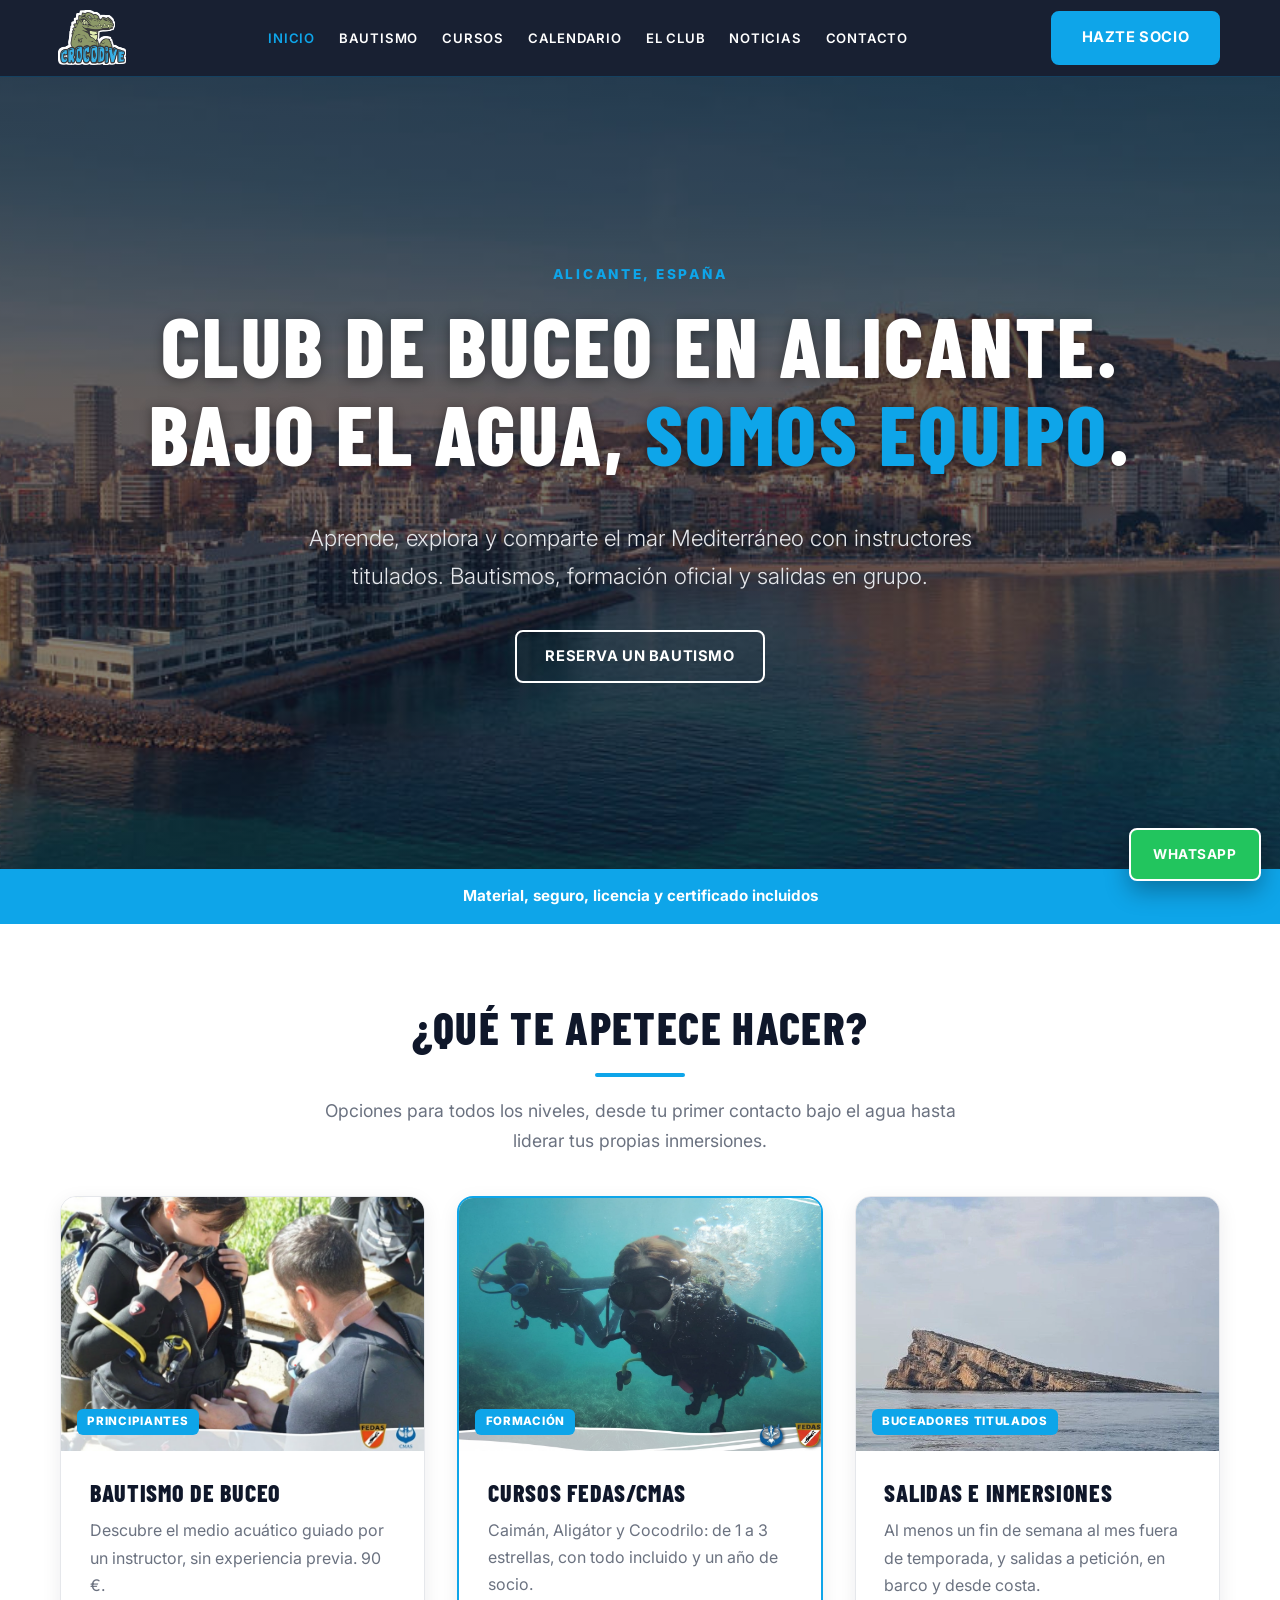
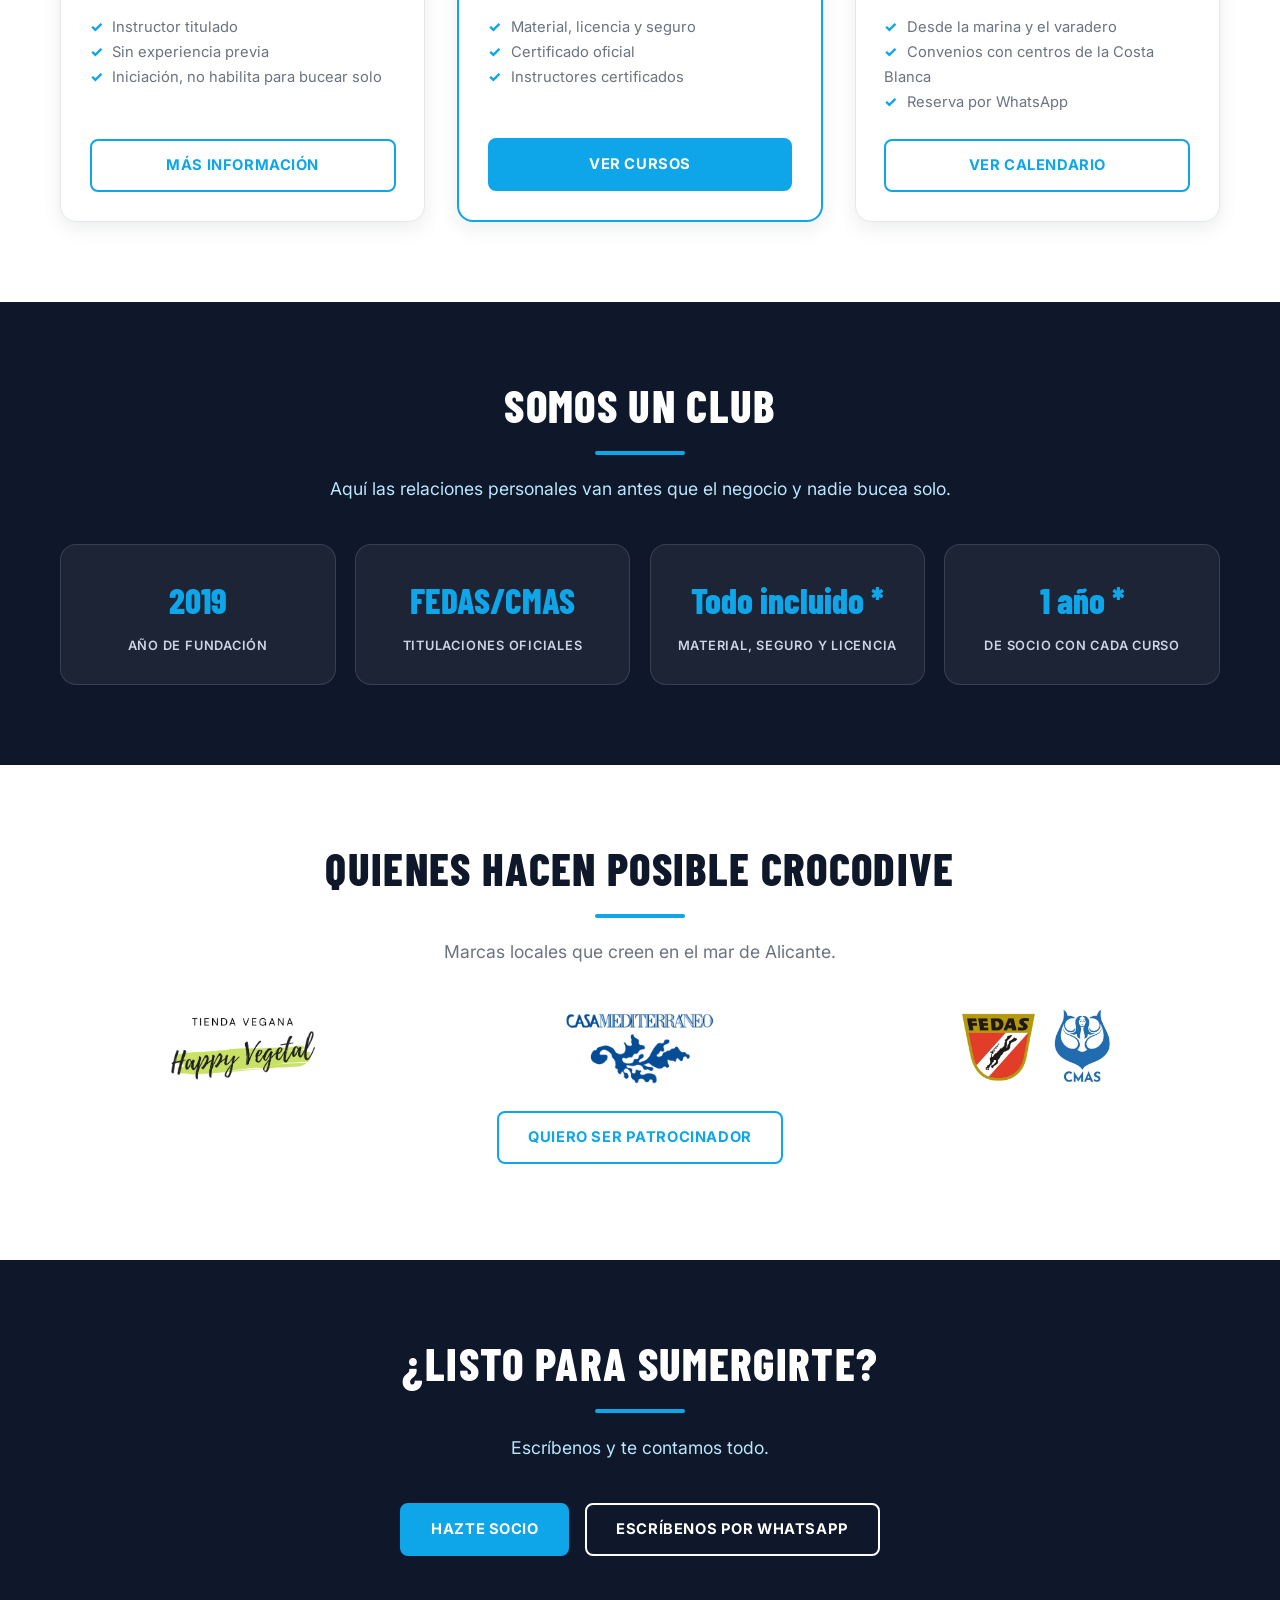
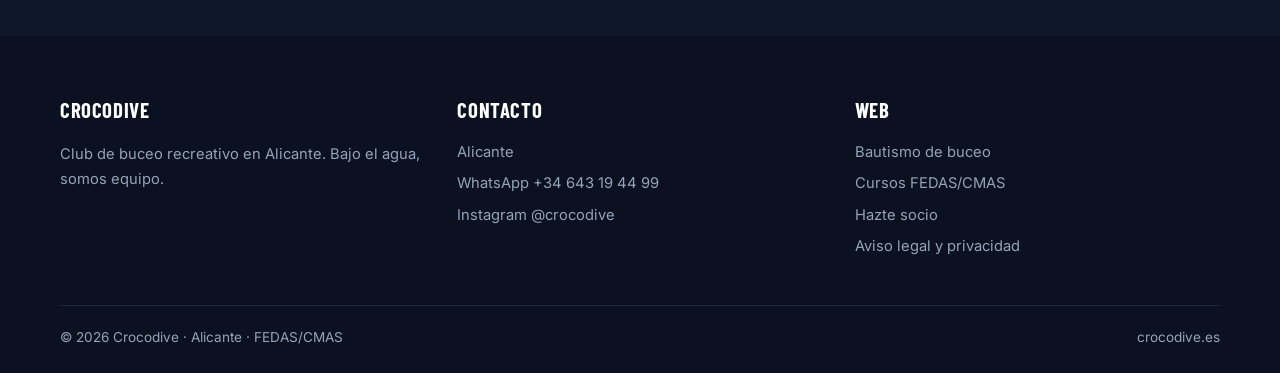
<file: index.html>
<!DOCTYPE html>
<html lang="es">
<head>
    <meta charset="utf-8">
    <meta name="viewport" content="width=device-width,initial-scale=1">
    <title>Club de buceo en Alicante | Crocodive · Bautismos y cursos</title>
    <meta name="description" content="Club de buceo recreativo en Alicante. Bautismo de buceo, cursos FEDAS/CMAS de 1, 2 y 3 estrellas y salidas en barco y desde costa. Hazte socio.">
    <link rel="canonical" href="https://crocodive.es/">
    <meta property="og:type" content="website">
    <meta property="og:locale" content="es_ES">
    <meta property="og:site_name" content="Crocodive">
    <meta property="og:title" content="Club de buceo en Alicante | Crocodive · Bautismos y cursos">
    <meta property="og:description" content="Club de buceo recreativo en Alicante. Bautismo de buceo, cursos FEDAS/CMAS de 1, 2 y 3 estrellas y salidas en barco y desde costa. Hazte socio.">
    <meta property="og:url" content="https://crocodive.es/">
    <meta property="og:image" content="https://crocodive.es/img/og-image.jpg">
    <meta name="twitter:card" content="summary_large_image">
    <link rel="icon" type="image/png" href="img/favicon-192.png">
    <link rel="apple-touch-icon" href="img/apple-touch-icon.png">
    <link rel="preconnect" href="https://fonts.googleapis.com">
    <link rel="preconnect" href="https://fonts.gstatic.com" crossorigin>
    <link href="https://fonts.googleapis.com/css2?family=Barlow+Condensed:wght@700;800&family=Inter:wght@300;400;600;800&display=swap" rel="stylesheet">
    <link rel="stylesheet" href="css/styles.css">
    <script type="application/ld+json">
    {
        "@context": "https://schema.org",
        "@type": "SportsClub",
        "name": "Crocodive",
        "url": "https://crocodive.es/",
        "logo": "https://crocodive.es/img/logo.png",
        "image": "https://crocodive.es/img/og-image.jpg",
        "description": "Club de buceo recreativo en Alicante: bautismos, cursos FEDAS/CMAS y salidas en barco y desde costa.",
        "telephone": "+34643194499",
        "foundingDate": "2019",
        "address": {
            "@type": "PostalAddress",
            "streetAddress": "Marina de Alicante",
            "addressLocality": "Alicante",
            "addressRegion": "Comunidad Valenciana",
            "addressCountry": "ES"
        },
        "areaServed": "Alicante",
        "sameAs": ["https://www.instagram.com/crocodive/"]
    }
    </script>
</head>
<body>
    <a class="wa" href="https://wa.me/34643194499?text=Hola,%20quiero%20información%20de%20Crocodive" target="_blank" rel="noopener">WhatsApp</a>

    <nav class="top" aria-label="Principal">
        <div class="w">
            <a class="logo" href="index.html" aria-label="Crocodive, inicio">
                <img src="img/logo.png" alt="Crocodive, club de buceo en Alicante" width="65" height="52">
            </a>

            <div class="links" id="m">
                <a href="index.html" aria-current="page">Inicio</a>
                <a href="bautismo-buceo-alicante.html">Bautismo</a>
                <a href="cursos-buceo-alicante.html">Cursos</a>
                <a href="calendario-salidas.html">Calendario</a>
                <a href="quienes-somos.html">El club</a>
                <a href="noticias.html">Noticias</a>
                <a href="contacto.html">Contacto</a>
            </div>

            <a class="btn s cta-n" href="hazte-socio.html">Hazte socio</a>

            <button class="tg" aria-expanded="false" aria-controls="m" aria-label="Abrir menú">&#9776;</button>
        </div>
    </nav>

    <header class="hero" style="--hb:url('../img/alicante_1.webp')">
        <div class="w">
            <span class="eb">Alicante, España</span>
            <h1>Club de buceo en Alicante.<br>Bajo el agua, <em>somos equipo</em>.</h1>
            <p>Aprende, explora y comparte el mar Mediterráneo con instructores titulados. Bautismos, formación oficial y salidas en grupo.</p>
            <div class="acts">
                <a class="btn g" href="bautismo-buceo-alicante.html">Reserva un bautismo</a>
            </div>
        </div>
    </header>

    <div class="strip">
        Material, seguro, licencia y certificado incluidos
    </div>

    <main>
        <section class="sec wh">
            <div class="w ctr">
                <h2>¿Qué te apetece hacer?</h2>
                <div class="bar"></div>
                <p class="lead">Opciones para todos los niveles, desde tu primer contacto bajo el agua hasta liderar tus propias inmersiones.</p>
                <div style="margin-top:2.5rem;text-align:left">
                    <div class="g3">
                        <article class="card">
                            <div class="ci">
                                <img src="img/bautismo.webp" alt="Bautismo de buceo en Alicante" loading="lazy" width="800" height="560">
                                <span class="badge">Principiantes</span>
                            </div>
                            <div class="cb">
                                <h3>Bautismo de buceo</h3>
                                <p>Descubre el medio acuático guiado por un instructor, sin experiencia previa. 90 €.</p>
                                <ul>
                                    <li>Instructor titulado</li>
                                    <li>Sin experiencia previa</li>
                                    <li>Iniciación, no habilita para bucear solo</li>
                                </ul>
                                <a class="btn o" href="bautismo-buceo-alicante.html">Más información</a>
                            </div>
                        </article>

                        <article class="card feat">
                            <div class="ci">
                                <img src="img/curso.webp" alt="Cursos de buceo en Alicante" loading="lazy" width="800" height="560">
                                <span class="badge">Formación</span>
                            </div>
                            <div class="cb">
                                <h3>Cursos FEDAS/CMAS</h3>
                                <p>Caimán, Aligátor y Cocodrilo: de 1 a 3 estrellas, con todo incluido y un año de socio.</p>
                                <ul>
                                    <li>Material, licencia y seguro</li>
                                    <li>Certificado oficial</li>
                                    <li>Instructores certificados</li>
                                </ul>
                                <a class="btn" href="cursos-buceo-alicante.html">Ver cursos</a>
                            </div>
                        </article>

                        <article class="card">
                            <div class="ci">
                                <img src="img/islabenidorm.webp" alt="Salidas de buceo en barco en Alicante" loading="lazy" width="800" height="560">
                                <span class="badge">Buceadores titulados</span>
                            </div>
                            <div class="cb">
                                <h3>Salidas e inmersiones</h3>
                                <p>Al menos un fin de semana al mes fuera de temporada, y salidas a petición, en barco y desde costa.</p>
                                <ul>
                                    <li>Desde la marina y el varadero</li>
                                    <li>Convenios con centros de la Costa Blanca</li>
                                    <li>Reserva por WhatsApp</li>
                                </ul>
                                <a class="btn o" href="calendario-salidas.html">Ver calendario</a>
                            </div>
                        </article>
                    </div>
                </div>
            </div>
        </section>

        <section class="sec dk">
            <div class="w ctr">
                <h2>SOMOS UN CLUB</h2>
                <div class="bar"></div>
                <p class="lead">Aquí las relaciones personales van antes que el negocio y nadie bucea solo.</p>
                <div style="margin-top:2.5rem;text-align:left">
                    <div class="g4">
                        <div class="fact"><b>2019</b><span>Año de fundación</span></div>
                        <div class="fact"><b>FEDAS/CMAS</b><span>Titulaciones oficiales</span></div>
                        <div class="fact"><b>Todo incluido *</b><span>Material, seguro y licencia</span></div>
                        <div class="fact"><b>1 año * </b><span>De socio con cada curso</span></div>
                    </div>
                </div>
            </div>
        </section>

        <section class="sec wh">
            <div class="w ctr">
                <h2>Quienes hacen posible Crocodive</h2>
                <div class="bar"></div>
                <p class="lead">Marcas locales que creen en el mar de Alicante.</p>
                <div style="margin-top:2.5rem;text-align:left">
    <div class="lg">
        <div>
            <a href="https://happyvegetal.es/" target="_blank" rel="noopener" aria-label="Visitar sitio web de Happy Vegetal">
                <img src="img/happyvegetal.webp" alt="Logo Happy Vegetal" loading="lazy" width="800" height="560">
            </a>
        </div>
        <div>
            <a href="https://casa-mediterraneo.es/" target="_blank" rel="noopener" aria-label="Visitar sitio web de Casa Mediterráneo">
                <img src="img/Casamediterraneo.webp" alt="Logo Casa Mediterráneo" loading="lazy" width="800" height="560">
            </a>
        </div>
        <div>
            <a href="https://fedas.es/" target="_blank" rel="noopener" aria-label="Visitar sitio web de FEDAS">
                <img src="img/cropped-fedas-cmas.webp" alt="Logo Fedas Cmas" loading="lazy" width="800" height="560">
            </a>
        </div>
    </div>
    <p class="ctr" style="margin-top:1.5rem">
        <a class="btn o s" href="https://wa.me/34643194499?text=Hola,%20quiero%20patrocinar%20Crocodive">Quiero ser patrocinador</a>
    </p>
</div>
            </div>
        </section>

        <section class="sec dk">
            <div class="w ctr">
                <h2>¿Listo para sumergirte?</h2>
                <div class="bar"></div>
                <p class="lead">Escríbenos y te contamos todo.</p>
                <div style="margin-top:2.5rem;text-align:left">
                    <div class="acts">
                        <a class="btn" href="hazte-socio.html">Hazte socio</a>
                        <a class="btn g" href="https://wa.me/34643194499?text=Hola,%20quiero%20información">Escríbenos por WhatsApp</a>
                    </div>
                </div>
            </div>
        </section>
    </main>

    <footer>
        <div class="w">
            <div class="fg">
                <div>
                    <h4>Crocodive</h4>
                    <p>Club de buceo recreativo en Alicante. Bajo el agua, somos equipo.</p>
                </div>
                <div>
                    <h4>Contacto</h4>
                    <ul>
                        <li>Alicante</li>
                        <li><a href="https://wa.me/34643194499">WhatsApp +34 643 19 44 99</a></li>
                        <li><a href="https://www.instagram.com/crocodive/" rel="noopener">Instagram @crocodive</a></li>
                    </ul>
                </div>
                <div>
                    <h4>Web</h4>
                    <ul>
                        <li><a href="bautismo-buceo-alicante.html">Bautismo de buceo</a></li>
                        <li><a href="cursos-buceo-alicante.html">Cursos FEDAS/CMAS</a></li>
                        <li><a href="hazte-socio.html">Hazte socio</a></li>
                        <li><a href="legal.html">Aviso legal y privacidad</a></li>
                    </ul>
                </div>
            </div>
            <div class="fb">
                <span>© <span id="y">2026</span> Crocodive · Alicante · FEDAS/CMAS</span>
                <span>crocodive.es</span>
            </div>
        </div>
    </footer>
    <script src="js/main.js" defer></script>
</body>
</html>
</file>
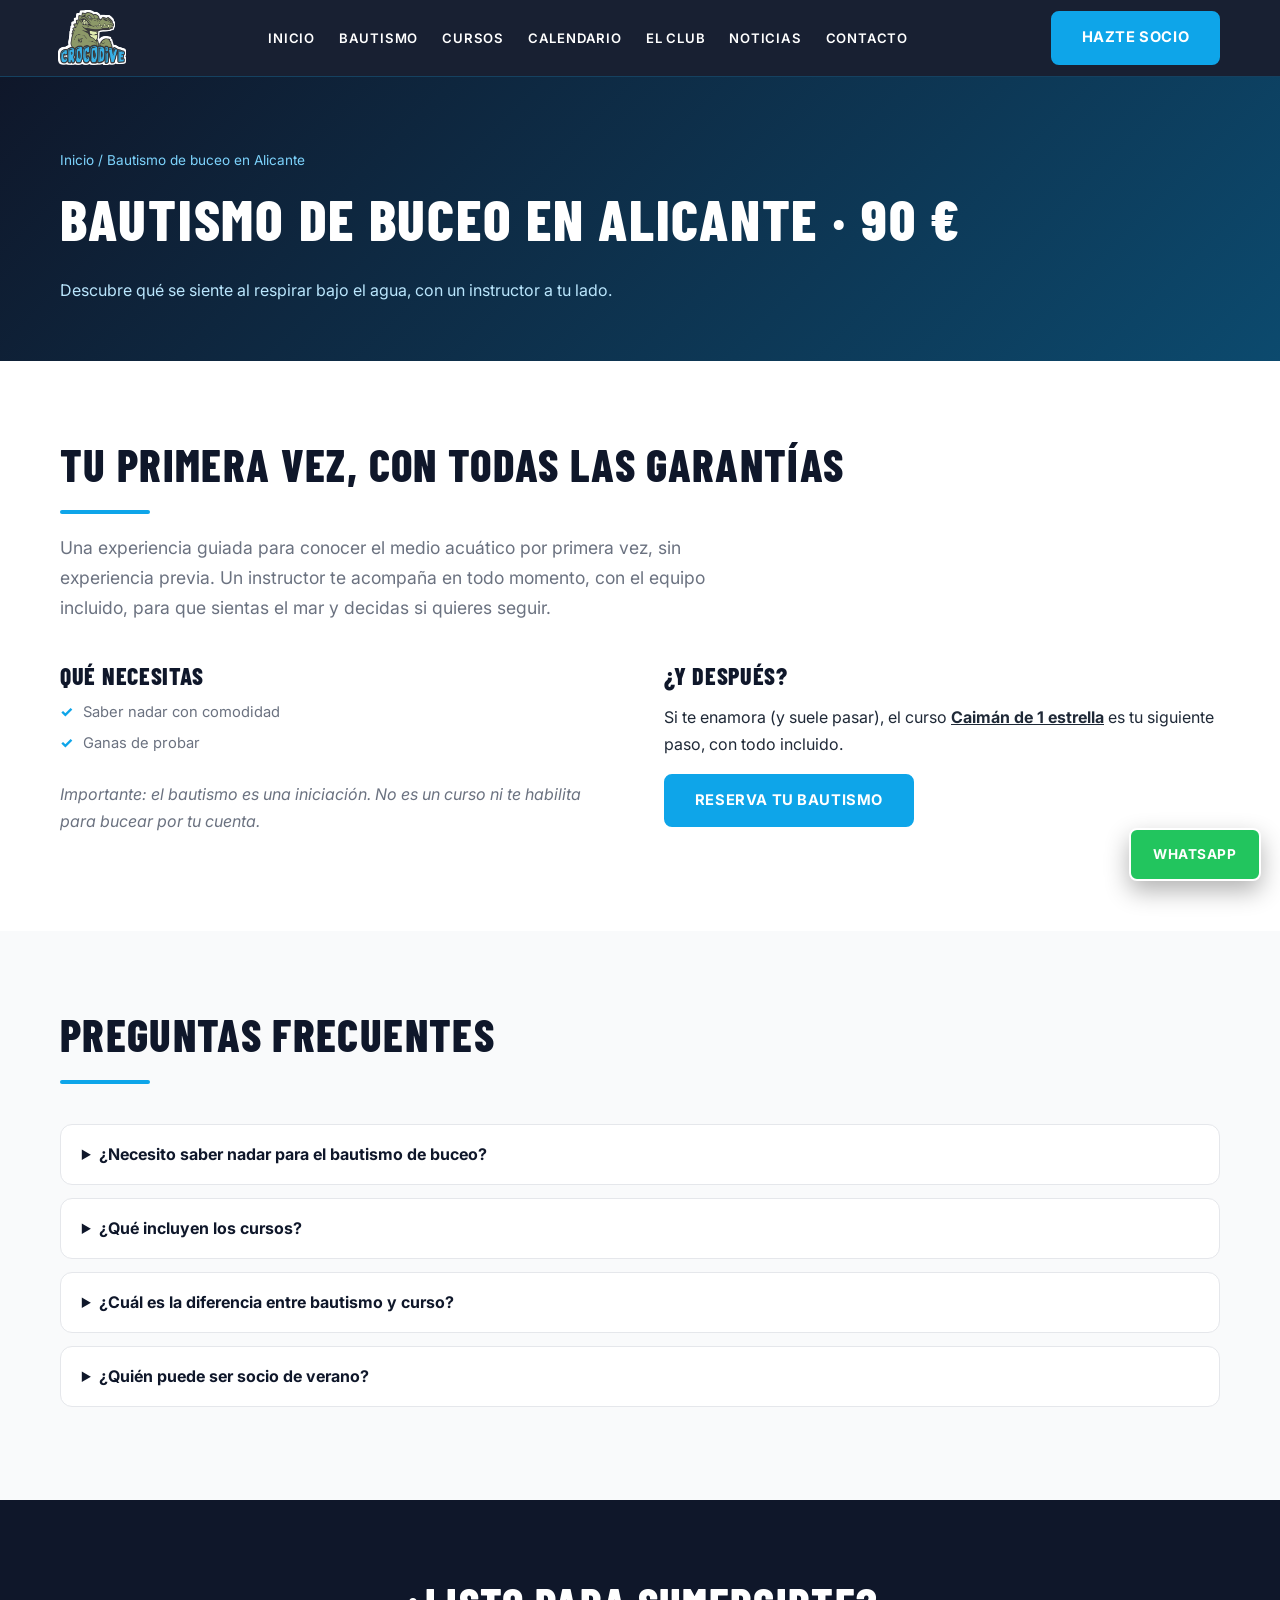
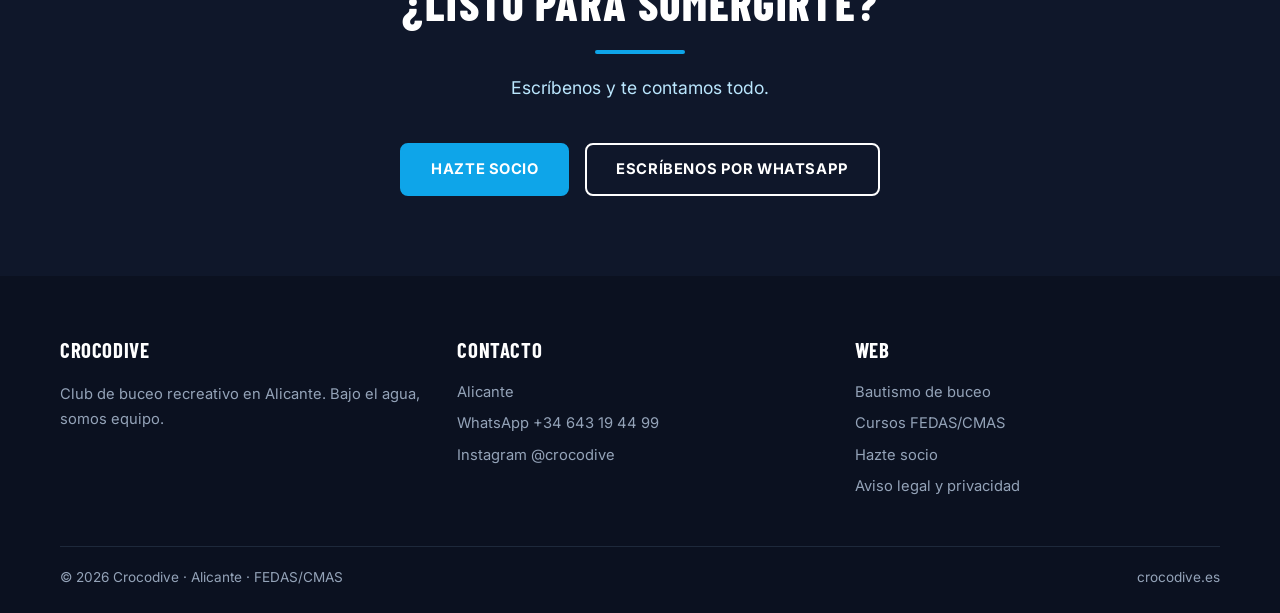
<file: bautismo-buceo-alicante.html>
<!DOCTYPE html>
<html lang="es">
<head>
  <meta charset="utf-8">
  <meta name="viewport" content="width=device-width,initial-scale=1">
  <title>Bautismo de buceo en Alicante | Crocodive</title>
  <meta name="description" content="Bautismo de buceo en Alicante por 90 €. Una experiencia guiada, sin experiencia previa, con instructor titulado. Reserva tu plaza en Crocodive.">
  <link rel="canonical" href="https://crocodive.es/bautismo-buceo-alicante.html">
  <meta property="og:type" content="website">
  <meta property="og:locale" content="es_ES">
  <meta property="og:site_name" content="Crocodive">
  <meta property="og:title" content="Bautismo de buceo en Alicante | Crocodive">
  <meta property="og:description" content="Bautismo de buceo en Alicante por 90 €. Una experiencia guiada, sin experiencia previa, con instructor titulado. Reserva tu plaza en Crocodive.">
  <meta property="og:url" content="https://crocodive.es/bautismo-buceo-alicante.html">
  <meta property="og:image" content="https://crocodive.es/img/og-image.jpg">
  <meta name="twitter:card" content="summary_large_image">
  <link rel="icon" type="image/png" href="img/favicon-192.png">
  <link rel="apple-touch-icon" href="img/apple-touch-icon.png">
  <link rel="preconnect" href="https://fonts.googleapis.com">
  <link rel="preconnect" href="https://fonts.gstatic.com" crossorigin>
  <link href="https://fonts.googleapis.com/css2?family=Inter:wght@300;400;600;800&display=swap" rel="stylesheet">
  <link rel="stylesheet" href="css/styles.css">
  <script type="application/ld+json">
    {"@context": "https://schema.org", "@type": "Service", "name": "Bautismo de buceo en Alicante", "provider": {"@type": "SportsClub", "name": "Crocodive", "url": "https://crocodive.es/"}, "areaServed": "Alicante", "offers": {"@type": "Offer", "price": "110", "priceCurrency": "EUR"}}
  </script>
  <script type="application/ld+json">
    {"@context": "https://schema.org", "@type": "BreadcrumbList", "itemListElement": [{"@type": "ListItem", "position": 1, "name": "Inicio", "item": "https://crocodive.es/"}, {"@type": "ListItem", "position": 2, "name": "Bautismo de buceo en Alicante", "item": "https://crocodive.es/bautismo-buceo-alicante.html"}]}
  </script>
</head>
<body>
  <a class="wa" href="https://wa.me/34643194499?text=Hola,%20quiero%20información%20de%20Crocodive" target="_blank" rel="noopener">WhatsApp</a>
  
   <nav class="top" aria-label="Principal">
    <div class="w">
        <!-- Logo -->
        <a class="logo" href="index.html" aria-label="Crocodive, inicio">
            <img src="img/logo.png" alt="Crocodive, club de buceo en Alicante" width="65" height="52">
        </a>

        <!-- Enlaces del menú -->
        <div class="links" id="m">
            <a href="index.html">Inicio</a>
            <a href="bautismo-buceo-alicante.html">Bautismo</a>
            <a href="cursos-buceo-alicante.html">Cursos</a>
            <a href="calendario-salidas.html">Calendario</a>
            <a href="quienes-somos.html">El club</a>
            <a href="noticias.html">Noticias</a>
            <a href="contacto.html">Contacto</a>
        </div>

        <!-- Botón Hazte socio -->
        <a class="btn s cta-n" href="hazte-socio.html">Hazte socio</a>

        <!-- Botón 3 rayas sin caja -->
        <button class="tg" aria-expanded="false" aria-controls="m" aria-label="Abrir menú">&#9776;</button>
    </div>
</nav>
  <header class="ph">
    <div class="w">
      <div class="cr">
        <a href="index.html">Inicio</a> / Bautismo de buceo en Alicante
      </div>
      <h1>Bautismo de buceo en Alicante · 90 €</h1>
      <p>Descubre qué se siente al respirar bajo el agua, con un instructor a tu lado.</p>
    </div>
  </header>

  <main>
    <section class="sec wh">
      <div class="w">
        <h2>Tu primera vez, con todas las garantías</h2>
        <div class="bar"></div>
        <p class="lead">Una experiencia guiada para conocer el medio acuático por primera vez, sin experiencia previa. Un instructor te acompaña en todo momento, con el equipo incluido, para que sientas el mar y decidas si quieres seguir.</p>
        <div style="margin-top:2.5rem;text-align:left">
          <div class="two">
            <div>
              <h3>Qué necesitas</h3>
              <ul class="ck">
                <li>Saber nadar con comodidad</li>
                <li>Ganas de probar</li>
              </ul>
              <p class="tbd">Importante: el bautismo es una iniciación. No es un curso ni te habilita para bucear por tu cuenta.</p>
            </div>
            <div>
              <h3>¿Y después?</h3>
              <p>Si te enamora (y suele pasar), el curso <a href="cursos-buceo-alicante.html"><b>Caimán de 1 estrella</b></a> es tu siguiente paso, con todo incluido.</p>
              <a class="btn" href="https://wa.me/34643194499?text=Hola,%20quiero%20reservar%20un%20bautismo%20de%20buceo">Reserva tu bautismo</a>
            </div>
          </div>
        </div>
      </div>
    </section>

    <section class="sec ">
      <div class="w">
        <h2>Preguntas frecuentes</h2>
        <div class="bar"></div>
        <div style="margin-top:2.5rem;text-align:left">
          <details>
            <summary>¿Necesito saber nadar para el bautismo de buceo?</summary>
            <p>Sí, necesitas nadar con comodidad. No hace falta experiencia previa en buceo.</p>
          </details>
          <details>
            <summary>¿Qué incluyen los cursos?</summary>
            <p>Todos los cursos incluyen material, licencia, seguro y certificado.</p>
          </details>
          <details>
            <summary>¿Cuál es la diferencia entre bautismo y curso?</summary>
            <p>El bautismo es una experiencia de iniciación guiada y no habilita para bucear por tu cuenta. Los cursos FEDAS/CMAS sí te titulan.</p>
          </details>
          <details>
            <summary>¿Quién puede ser socio de verano?</summary>
            <p>Buceadores que ya tienen titulación y quieren conocer el club durante la temporada.</p>
          </details>
        </div>
      </div>
    </section>

    <section class="sec dk">
      <div class="w ctr">
        <h2>¿Listo para sumergirte?</h2>
        <div class="bar"></div>
        <p class="lead">Escríbenos y te contamos todo.</p>
        <div style="margin-top:2.5rem;text-align:left">
          <div class="acts">
            <a class="btn" href="hazte-socio.html">Hazte socio</a>
            <a class="btn g" href="https://wa.me/34643194499?text=Hola,%20quiero%20información">Escríbenos por WhatsApp</a>
          </div>
        </div>
      </div>
    </section>
  </main>

  <footer>
    <div class="w">
      <div class="fg">
        <div>
          <h4>Crocodive</h4>
          <p>Club de buceo recreativo en Alicante. Bajo el agua, somos equipo.</p>
        </div>
        <div>
          <h4>Contacto</h4>
          <ul>
            <li>Alicante</li>
            <li><a href="https://wa.me/34643194499">WhatsApp +34 643 19 44 99</a></li>
            <li><a href="https://www.instagram.com/crocodive/" rel="noopener">Instagram @crocodive</a></li>
          </ul>
        </div>
        <div>
          <h4>Web</h4>
          <ul>
            <li><a href="bautismo-buceo-alicante.html">Bautismo de buceo</a></li>
            <li><a href="cursos-buceo-alicante.html">Cursos FEDAS/CMAS</a></li>
            <li><a href="hazte-socio.html">Hazte socio</a></li>
            <li><a href="legal.html">Aviso legal y privacidad</a></li>
          </ul>
        </div>
      </div>
      <div class="fb">
        <span>© <span id="y">2026</span> Crocodive · Alicante · FEDAS/CMAS</span>
        <span>crocodive.es</span>
      </div>
    </div>
  </footer>
  
  <script src="js/main.js" defer></script>
</body>
</html>
</file>
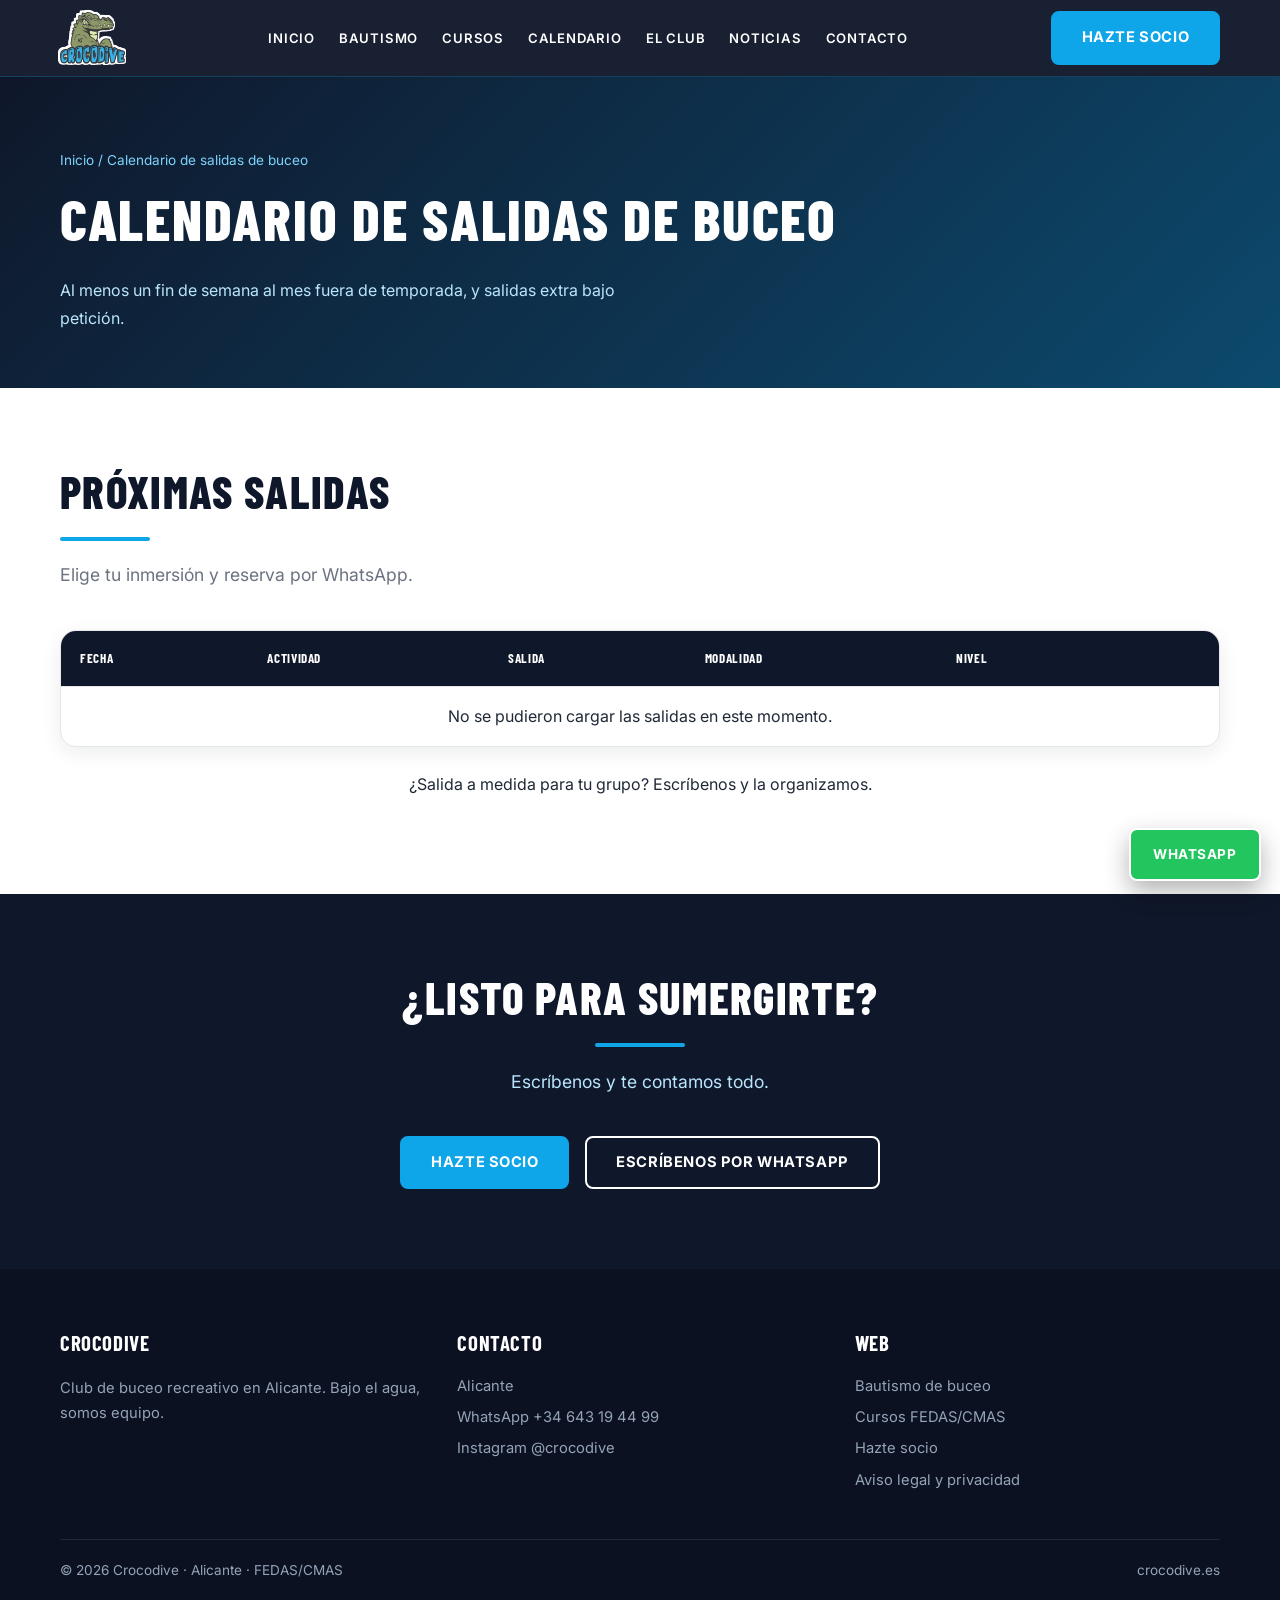
<file: calendario-salidas.html>
<!DOCTYPE html>
<html lang="es">
<head>
    <meta charset="utf-8">
    <meta name="viewport" content="width=device-width,initial-scale=1">
    <title>Calendario de salidas de buceo en Alicante | Crocodive</title>
    <meta name="description" content="Próximas salidas de buceo en barco y desde costa en Alicante con Crocodive. Reserva tu plaza por WhatsApp.">
    <link rel="canonical" href="https://crocodive.es/calendario-salidas.html">
    <meta property="og:type" content="website">
    <meta property="og:locale" content="es_ES">
    <meta property="og:site_name" content="Crocodive">
    <meta property="og:title" content="Calendario de salidas de buceo en Alicante | Crocodive">
    <meta property="og:description" content="Próximas salidas de buceo en barco y desde costa en Alicante con Crocodive. Reserva tu plaza por WhatsApp.">
    <meta property="og:url" content="https://crocodive.es/calendario-salidas.html">
    <meta property="og:image" content="https://crocodive.es/img/og-image.jpg">
    <meta name="twitter:card" content="summary_large_image">
    <link rel="icon" type="image/png" href="img/favicon-192.png">
    <link rel="apple-touch-icon" href="img/apple-touch-icon.png">
    <link rel="preconnect" href="https://fonts.googleapis.com">
    <link rel="preconnect" href="https://fonts.gstatic.com" crossorigin>
    <link href="https://fonts.googleapis.com/css2?family=Inter:wght@300;400;600;800&display=swap" rel="stylesheet">
    <link rel="stylesheet" href="css/styles.css">
    <script type="application/ld+json">
    {
        "@context": "https://schema.org",
        "@type": "BreadcrumbList",
        "itemListElement": [
            {
                "@type": "ListItem",
                "position": 1,
                "name": "Inicio",
                "item": "https://crocodive.es/"
            },
            {
                "@type": "ListItem",
                "position": 2,
                "name": "Calendario de salidas de buceo en Alicante",
                "item": "https://crocodive.es/calendario-salidas.html"
            }
        ]
    }
    </script>
</head>
<body>
    <a class="wa" href="https://wa.me/34643194499?text=Hola,%20quiero%20información%20de%20Crocodive" target="_blank" rel="noopener">WhatsApp</a>

    <nav class="top" aria-label="Principal">
    <div class="w">
        <!-- Botón 3 rayas -->
        <button class="tg" aria-expanded="false" aria-controls="m" aria-label="Abrir menú">&#9776;</button>

        <!-- Logo -->
        <a class="logo" href="index.html" aria-label="Crocodive, inicio">
            <img src="img/logo.png" alt="Crocodive, club de buceo en Alicante" width="65" height="52">
        </a>

        <!-- Enlaces de navegación -->
        <div class="links" id="m">
            <a href="index.html">Inicio</a>
            <a href="bautismo-buceo-alicante.html">Bautismo</a>
            <a href="cursos-buceo-alicante.html">Cursos</a>
            <a href="calendario-salidas.html">Calendario</a>
            <a href="quienes-somos.html">El club</a>
            <a href="noticias.html">Noticias</a>
            <a href="contacto.html">Contacto</a>
        </div>

        <!-- Botón Hazte socio -->
        <a class="btn s cta-n" href="hazte-socio.html">Hazte socio</a>
    </div>
</nav>

    <header class="ph">
        <div class="w">
            <div class="cr"><a href="index.html">Inicio</a> / Calendario de salidas de buceo</div>
            <h1>Calendario de salidas de buceo</h1>
            <p>Al menos un fin de semana al mes fuera de temporada, y salidas extra bajo petición.</p>
        </div>
    </header>

   <main>
  <section class="sec wh">
    <div class="w">
      <h2>Próximas salidas</h2>
      <div class="bar"></div>
      <p class="lead">Elige tu inmersión y reserva por WhatsApp.</p>
      
      <div style="margin-top:2.5rem;text-align:left">
        
        <!-- Aviso de rotación exclusivo para móviles en vertical -->
        <div class="rotate-notice">
            <span class="rotate-icon"></span>
            <span>Gira tu móvil en horizontal para ver la tabla completa</span>
        </div>

        <div class="tw">
          <table>
            <thead>
              <tr>
                <th>Fecha</th>
                <th>Actividad</th>
                <th>Salida</th>
                <th>Modalidad</th>
                <th>Nivel</th>
                <th></th>
              </tr>
            </thead>
            <tbody id="tabla-salidas">
              <tr>
                <td colspan="6" class="ctr">Cargando próximas salidas...</td>
              </tr>
            </tbody>
          </table>
        </div>
        <p class="ctr" style="margin-top:1.5rem">¿Salida a medida para tu grupo? Escríbenos y la organizamos.</p>
      </div>
    </div>
  </section>
</main>
        <section class="sec dk">
            <div class="w ctr">
                <h2>¿Listo para sumergirte?</h2>
                <div class="bar"></div>
                <p class="lead">Escríbenos y te contamos todo.</p>
                <div style="margin-top:2.5rem;text-align:left">
                    <div class="acts">
                        <a class="btn" href="hazte-socio.html">Hazte socio</a>
                        <a class="btn g" href="https://wa.me/34643194499?text=Hola,%20quiero%20información">Escríbenos por WhatsApp</a>
                    </div>
                </div>
            </div>
        </section>
    </main>

    <footer>
        <div class="w">
            <div class="fg">
                <div>
                    <h4>Crocodive</h4>
                    <p>Club de buceo recreativo en Alicante. Bajo el agua, somos equipo.</p>
                </div>
                <div>
                    <h4>Contacto</h4>
                    <ul>
                        <li>Alicante</li>
                        <li><a href="https://wa.me/34643194499">WhatsApp +34 643 19 44 99</a></li>
                        <li><a href="https://www.instagram.com/crocodive/" rel="noopener">Instagram @crocodive</a></li>
                    </ul>
                </div>
                <div>
                    <h4>Web</h4>
                    <ul>
                        <li><a href="bautismo-buceo-alicante.html">Bautismo de buceo</a></li>
                        <li><a href="cursos-buceo-alicante.html">Cursos FEDAS/CMAS</a></li>
                        <li><a href="hazte-socio.html">Hazte socio</a></li>
                        <li><a href="legal.html">Aviso legal y privacidad</a></li>
                    </ul>
                </div>
            </div>
            <div class="fb">
                <span>© <span id="y">2026</span> Crocodive · Alicante · FEDAS/CMAS</span>
                <span>crocodive.es</span>
            </div>
        </div>
    </footer>
    <script src="js/main.js" defer></script>
</body>
</html>
</file>
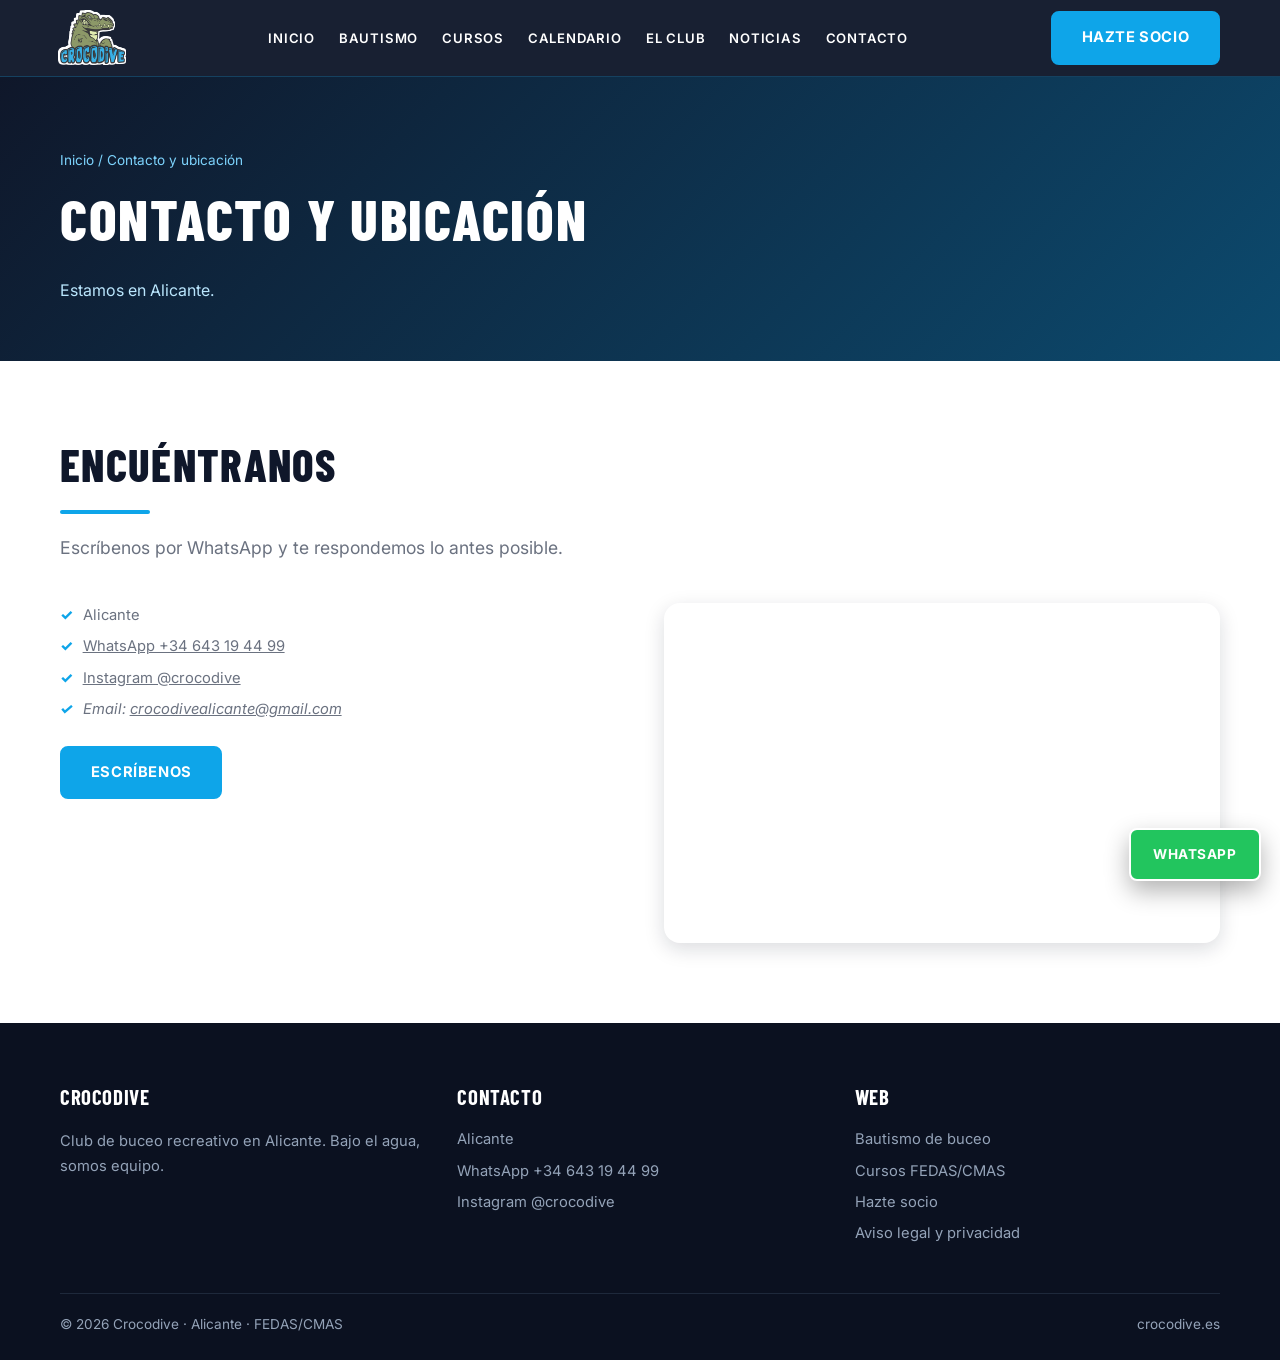
<file: contacto.html>
<!DOCTYPE html>
<html lang="es">
<head>
    <meta charset="utf-8">
    <meta name="viewport" content="width=device-width,initial-scale=1">
    <title>Contacto y ubicación | Crocodive Alicante</title>
    <meta name="description" content="Contacta con Crocodive, club de buceo en la marina y varadero de Alicante. WhatsApp +34 643 19 44 99 e Instagram @crocodive.">
    <link rel="canonical" href="https://crocodive.es/contacto.html">
    <meta property="og:type" content="website">
    <meta property="og:locale" content="es_ES">
    <meta property="og:site_name" content="Crocodive">
    <meta property="og:title" content="Contacto y ubicación | Crocodive Alicante">
    <meta property="og:description" content="Contacta con Crocodive, club de buceo en la marina y varadero de Alicante. WhatsApp +34 643 19 44 99 e Instagram @crocodive.">
    <meta property="og:url" content="https://crocodive.es/contacto.html">
    <meta property="og:image" content="https://crocodive.es/img/og-image.jpg">
    <meta name="twitter:card" content="summary_large_image">
    <link rel="icon" type="image/png" href="img/favicon-192.png">
    <link rel="apple-touch-icon" href="img/apple-touch-icon.png">
    <link rel="preconnect" href="https://fonts.googleapis.com">
    <link rel="preconnect" href="https://fonts.gstatic.com" crossorigin>
    <link href="https://fonts.googleapis.com/css2?family=Inter:wght@300;400;600;800&display=swap" rel="stylesheet">
    <link rel="stylesheet" href="css/styles.css">
    <script type="application/ld+json">
    {
        "@context": "https://schema.org",
        "@type": "SportsClub",
        "name": "Crocodive",
        "url": "https://crocodive.es/",
        "logo": "https://crocodive.es/img/logo.png",
        "image": "https://crocodive.es/img/og-image.jpg",
        "description": "Club de buceo recreativo en Alicante: bautismos, cursos FEDAS/CMAS y salidas en barco y desde costa.",
        "telephone": "+34643194499",
        "foundingDate": "2019",
        "address": {
            "@type": "PostalAddress",
            "streetAddress": "Marina de Alicante",
            "addressLocality": "Alicante",
            "addressRegion": "Comunidad Valenciana",
            "addressCountry": "ES"
        },
        "areaServed": "Alicante",
        "sameAs": ["https://www.instagram.com/crocodive/"]
    }
    </script>
    <script type="application/ld+json">
    {
        "@context": "https://schema.org",
        "@type": "BreadcrumbList",
        "itemListElement": [
            {
                "@type": "ListItem",
                "position": 1,
                "name": "Inicio",
                "item": "https://crocodive.es/"
            },
            {
                "@type": "ListItem",
                "position": 2,
                "name": "Contacto y ubicación",
                "item": "https://crocodive.es/contacto.html"
            }
        ]
    }
    </script>
</head>
<body>
    <a class="wa" href="https://wa.me/34643194499?text=Hola,%20quiero%20información%20de%20Crocodive" target="_blank" rel="noopener">WhatsApp</a>

    <nav class="top" aria-label="Principal">
    <div class="w">
        <!-- Botón 3 rayas -->
        <button class="tg" aria-expanded="false" aria-controls="m" aria-label="Abrir menú">&#9776;</button>

        <!-- Logo -->
        <a class="logo" href="index.html" aria-label="Crocodive, inicio">
            <img src="img/logo.png" alt="Crocodive, club de buceo en Alicante" width="65" height="52">
        </a>

        <!-- Enlaces de navegación -->
        <div class="links" id="m">
            <a href="index.html">Inicio</a>
            <a href="bautismo-buceo-alicante.html">Bautismo</a>
            <a href="cursos-buceo-alicante.html">Cursos</a>
            <a href="calendario-salidas.html">Calendario</a>
            <a href="quienes-somos.html">El club</a>
            <a href="noticias.html">Noticias</a>
            <a href="contacto.html">Contacto</a>
        </div>

        <!-- Botón Hazte socio -->
        <a class="btn s cta-n" href="hazte-socio.html">Hazte socio</a>
    </div>
</nav>

    <header class="ph">
        <div class="w">
            <div class="cr"><a href="index.html">Inicio</a> / Contacto y ubicación</div>
            <h1>Contacto y ubicación</h1>
            <p>Estamos en Alicante.</p>
        </div>
    </header>

    <main>
        <section class="sec wh">
            <div class="w">
                <h2>Encuéntranos</h2>
                <div class="bar"></div>
                <p class="lead">Escríbenos por WhatsApp y te respondemos lo antes posible.</p>
                <div style="margin-top:2.5rem;text-align:left">
                    <div class="two">
                        <div>
                            <ul class="ck">
                                <li>Alicante</li>
                                <li><a href="https://wa.me/34643194499">WhatsApp +34 643 19 44 99</a></li>
                                <li><a href="https://www.instagram.com/crocodive/" rel="noopener">Instagram @crocodive</a></li>
                                <li class="tbd">Email: <a href="mailto:crocodivealicante@gmail.com">crocodivealicante@gmail.com</a></li>

                            </ul>
                            <a class="btn" href="https://wa.me/34643194499?text=Hola,%20quiero%20información%20de%20Crocodive">Escríbenos</a>
                        </div>
                        <div class="map">
                        <iframe title="Mapa de Alicante" loading="lazy" referrerpolicy="no-referrer-when-downgrade" src="https://www.google.com/maps?q=Alicante,+España&output=embed"></iframe>
                        </div>
                    </div>
                </div>
            </div>
        </section>
    </main>

    <footer>
        <div class="w">
            <div class="fg">
                <div>
                    <h4>Crocodive</h4>
                    <p>Club de buceo recreativo en Alicante. Bajo el agua, somos equipo.</p>
                </div>
                <div>
                    <h4>Contacto</h4>
                    <ul>
                        <li>Alicante</li>
                        <li><a href="https://wa.me/34643194499">WhatsApp +34 643 19 44 99</a></li>
                        <li><a href="https://www.instagram.com/crocodive/" rel="noopener">Instagram @crocodive</a></li>
                    </ul>
                </div>
                <div>
                    <h4>Web</h4>
                    <ul>
                        <li><a href="bautismo-buceo-alicante.html">Bautismo de buceo</a></li>
                        <li><a href="cursos-buceo-alicante.html">Cursos FEDAS/CMAS</a></li>
                        <li><a href="hazte-socio.html">Hazte socio</a></li>
                        <li><a href="legal.html">Aviso legal y privacidad</a></li>
                    </ul>
                </div>
            </div>
            <div class="fb">
                <span>© <span id="y">2026</span> Crocodive · Alicante · FEDAS/CMAS</span>
                <span>crocodive.es</span>
            </div>
        </div>
    </footer>
    <script src="js/main.js" defer></script>
</body>
</html>
</file>
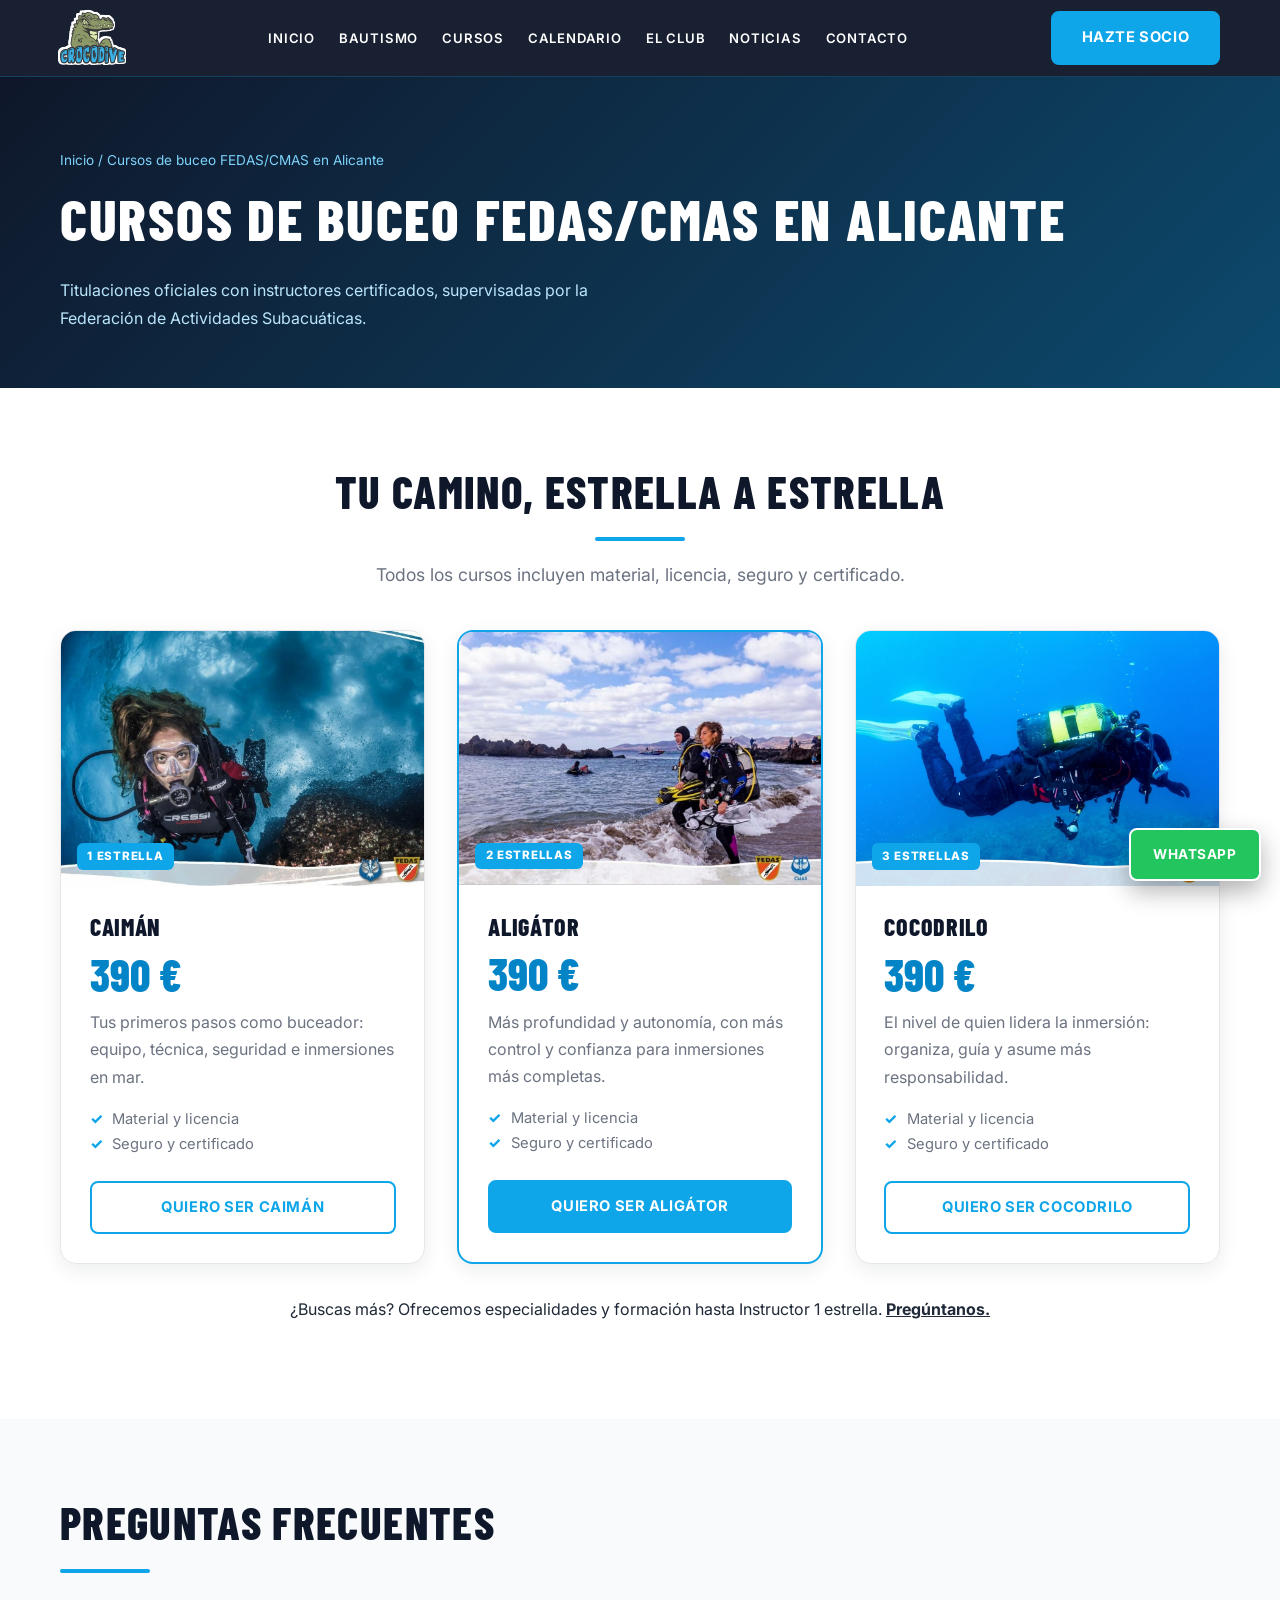
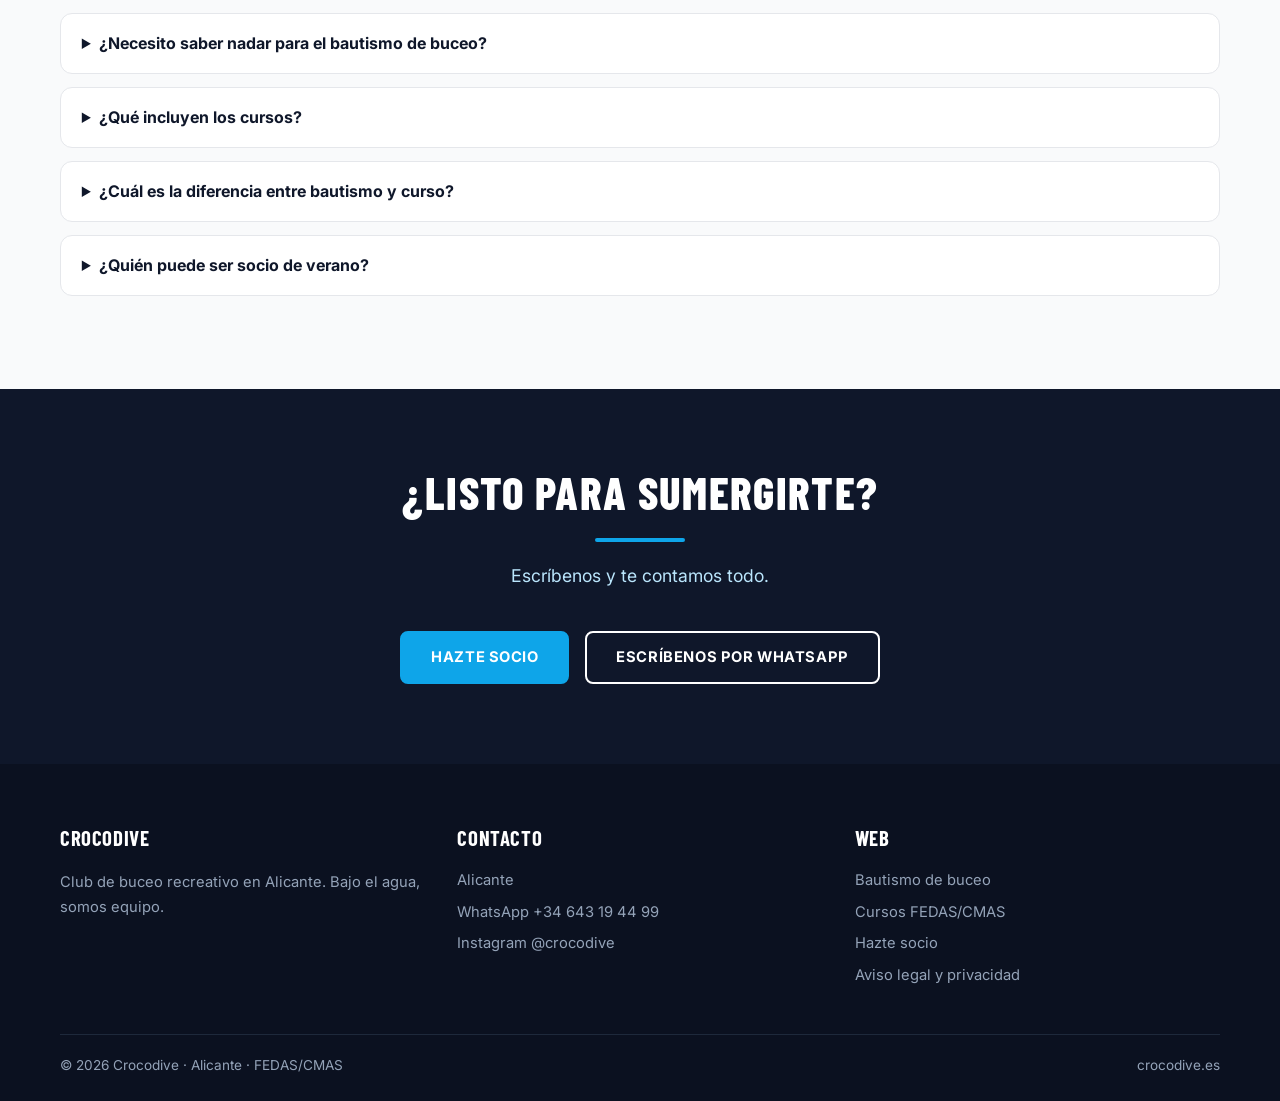
<file: cursos-buceo-alicante.html>
<!DOCTYPE html>
<html lang="es">
<head>
  <meta charset="utf-8">
  <meta name="viewport" content="width=device-width,initial-scale=1">
  <title>Cursos de buceo en Alicante FEDAS/CMAS | Crocodive</title>
  <meta name="description" content="Cursos de buceo FEDAS/CMAS en Alicante: 1, 2 y 3 estrellas con material, licencia, seguro, certificado.">
  <link rel="canonical" href="https://crocodive.es/cursos-buceo-alicante.html">
  
  <meta property="og:type" content="website">
  <meta property="og:locale" content="es_ES">
  <meta property="og:site_name" content="Crocodive">
  <meta property="og:title" content="Cursos de buceo en Alicante FEDAS/CMAS | Crocodive">
  <meta property="og:description" content="Cursos de buceo FEDAS/CMAS en Alicante: 1, 2 y 3 estrellas con material, licencia, seguro, certificado.">
  <meta property="og:url" content="https://crocodive.es/cursos-buceo-alicante.html">
  <meta property="og:image" content="https://crocodive.es/img/og-image.jpg">
  <meta name="twitter:card" content="summary_large_image">
  
  <link rel="icon" type="image/png" href="img/favicon-192.png">
  <link rel="apple-touch-icon" href="img/apple-touch-icon.png">
  <link rel="preconnect" href="https://fonts.googleapis.com">
  <link rel="preconnect" href="https://fonts.gstatic.com" crossorigin>
  <link href="https://fonts.googleapis.com/css2?family=Inter:wght@300;400;600;800&display=swap" rel="stylesheet">
  <link rel="stylesheet" href="css/styles.css">
  
  <script type="application/ld+json">
    {
      "@context": "https://schema.org",
      "@type": "FAQPage",
      "mainEntity": [
        {
          "@type": "Question",
          "name": "¿Necesito saber nadar para el bautismo de buceo?",
          "acceptedAnswer": {
            "@type": "Answer",
            "text": "Sí, necesitas nadar con comodidad. No hace falta experiencia previa en buceo."
          }
        },
        {
          "@type": "Question",
          "name": "¿Qué incluyen los cursos?",
          "acceptedAnswer": {
            "@type": "Answer",
            "text": "Todos los cursos incluyen material, licencia, seguro y certificado, y posibilidad con tu primer curso de un año de socio del club."
          }
        },
        {
          "@type": "Question",
          "name": "¿Cuál es la diferencia entre bautismo y curso?",
          "acceptedAnswer": {
            "@type": "Answer",
            "text": "El bautismo es una experiencia de iniciación guiada y no habilita para bucear por tu cuenta. Los cursos FEDAS/CMAS sí te titulan."
          }
        },
        {
          "@type": "Question",
          "name": "¿Quién puede ser socio de verano?",
          "acceptedAnswer": {
            "@type": "Answer",
            "text": "Buceadores que ya tienen titulación y quieren conocer el club durante la temporada."
          }
        }
      ]
    }
  </script>
  <script type="application/ld+json">
    {
      "@context": "https://schema.org",
      "@type": "Course",
      "name": "Curso de buceo 1 estrella Caimán",
      "description": "Tus primeros pasos como buceador: equipo, técnica, seguridad e inmersiones en mar.",
      "provider": {
        "@type": "SportsClub",
        "name": "Crocodive",
        "url": "https://crocodive.es/"
      },
      "offers": {
        "@type": "Offer",
        "price": "390",
        "priceCurrency": "EUR"
      }
    }
  </script>
  <script type="application/ld+json">
    {
      "@context": "https://schema.org",
      "@type": "Course",
      "name": "Curso de buceo 2 estrellas Aligátor",
      "description": "Más profundidad y autonomía, con más control y confianza para inmersiones más completas.",
      "provider": {
        "@type": "SportsClub",
        "name": "Crocodive",
        "url": "https://crocodive.es/"
      },
      "offers": {
        "@type": "Offer",
        "price": "240",
        "priceCurrency": "EUR"
      }
    }
  </script>
  <script type="application/ld+json">
    {
      "@context": "https://schema.org",
      "@type": "Course",
      "name": "Curso de buceo 3 estrellas Cocodrilo",
      "description": "El nivel de quien lidera la inmersión: organiza, guía y asume más responsabilidad.",
      "provider": {
        "@type": "SportsClub",
        "name": "Crocodive",
        "url": "https://crocodive.es/"
      },
      "offers": {
        "@type": "Offer",
        "price": "240",
        "priceCurrency": "EUR"
      }
    }
  </script>
  <script type="application/ld+json">
    {
      "@context": "https://schema.org",
      "@type": "BreadcrumbList",
      "itemListElement": [
        {
          "@type": "ListItem",
          "position": 1,
          "name": "Inicio",
          "item": "https://crocodive.es/"
        },
        {
          "@type": "ListItem",
          "position": 2,
          "name": "Cursos de buceo en Alicante FEDAS/CMAS",
          "item": "https://crocodive.es/cursos-buceo-alicante.html"
        }
      ]
    }
  </script>
</head>
<body>
  <a class="wa" href="https://wa.me/34643194499?text=Hola,%20quiero%20información%20de%20Crocodive" target="_blank" rel="noopener">WhatsApp</a>
  
   <nav class="top" aria-label="Principal">
    <div class="w">
        <!-- Botón 3 rayas -->
        <button class="tg" aria-expanded="false" aria-controls="m" aria-label="Abrir menú">&#9776;</button>

        <!-- Logo -->
        <a class="logo" href="index.html" aria-label="Crocodive, inicio">
            <img src="img/logo.png" alt="Crocodive, club de buceo en Alicante" width="65" height="52">
        </a>

        <!-- Enlaces de navegación -->
        <div class="links" id="m">
            <a href="index.html">Inicio</a>
            <a href="bautismo-buceo-alicante.html">Bautismo</a>
            <a href="cursos-buceo-alicante.html">Cursos</a>
            <a href="calendario-salidas.html">Calendario</a>
            <a href="quienes-somos.html">El club</a>
            <a href="noticias.html">Noticias</a>
            <a href="contacto.html">Contacto</a>
        </div>

        <!-- Botón Hazte socio -->
        <a class="btn s cta-n" href="hazte-socio.html">Hazte socio</a>
    </div>
</nav>

  <header class="ph">
    <div class="w">
      <div class="cr">
        <a href="index.html">Inicio</a> / Cursos de buceo FEDAS/CMAS en Alicante
      </div>
      <h1>Cursos de buceo FEDAS/CMAS en Alicante</h1>
      <p>Titulaciones oficiales con instructores certificados, supervisadas por la Federación de Actividades Subacuáticas.</p>
    </div>
  </header>

  <main>
    <section class="sec wh">
      <div class="w ctr">
        <h2>Tu camino, estrella a estrella</h2>
        <div class="bar"></div>
        <p class="lead">Todos los cursos incluyen material, licencia, seguro y certificado.</p>
        
        <div style="margin-top:2.5rem;text-align:left">
          <div class="g3">
            
            <article class="card">
              <div class="ci">
                <img src="img/b1e.webp" alt="Curso 1 estrella de buceo Caimán en Alicante" loading="lazy" width="800" height="560">
                <span class="badge">1 estrella</span>
              </div>
              <div class="cb">
                <h3>Caimán</h3>
                <div class="price">390 €</div>
                <p>Tus primeros pasos como buceador: equipo, técnica, seguridad e inmersiones en mar.</p>
                <ul>
                  <li>Material y licencia</li>
                  <li>Seguro y certificado</li>
                </ul>
                <a class="btn o" href="hazte-socio.html?i=Curso%201%20estrella%20Caimán">Quiero ser Caimán</a>
              </div>
            </article>
            
            <article class="card feat">
              <div class="ci">
                <img src="img/b2e.webp" alt="Curso 2 estrellas de buceo Aligátor en Alicante" loading="lazy" width="800" height="560">
                <span class="badge">2 estrellas</span>
              </div>
              <div class="cb">
                <h3>Aligátor</h3>
                <div class="price">390 €</div>
                <p>Más profundidad y autonomía, con más control y confianza para inmersiones más completas.</p>
                <ul>
                  <li>Material y licencia</li>
                  <li>Seguro y certificado</li>
                </ul>
                <a class="btn" href="hazte-socio.html?i=Curso%202%20estrellas%20Aligátor">Quiero ser Aligátor</a>
              </div>
            </article>
            
            <article class="card">
              <div class="ci">
                <img src="img/b3e.webp" alt="Curso 3 estrellas de buceo Cocodrilo en Alicante" loading="lazy" width="800" height="560">
                <span class="badge">3 estrellas</span>
              </div>
              <div class="cb">
                <h3>Cocodrilo</h3>
                <div class="price">390 €</div>
                <p>El nivel de quien lidera la inmersión: organiza, guía y asume más responsabilidad.</p>
                <ul>
                  <li>Material y licencia</li>
                  <li>Seguro y certificado</li>
                </ul>
                <a class="btn o" href="hazte-socio.html?i=Curso%203%20estrellas%20Cocodrilo">Quiero ser Cocodrilo</a>
              </div>
            </article>
            
          </div>
          <p class="ctr" style="margin-top:2rem">¿Buscas más? Ofrecemos especialidades y formación hasta Instructor 1 estrella. <a href="contacto.html"><b>Pregúntanos.</b></a></p>
        </div>
      </div>
    </section>

    <section class="sec ">
      <div class="w">
        <h2>Preguntas frecuentes</h2>
        <div class="bar"></div>
        <div style="margin-top:2.5rem;text-align:left">
          <details>
            <summary>¿Necesito saber nadar para el bautismo de buceo?</summary>
            <p>Sí, necesitas nadar con comodidad. No hace falta experiencia previa en buceo.</p>
          </details>
          <details>
            <summary>¿Qué incluyen los cursos?</summary>
            <p>Todos los cursos incluyen material, licencia, seguro y certificado.</p>
          </details>
          <details>
            <summary>¿Cuál es la diferencia entre bautismo y curso?</summary>
            <p>El bautismo es una experiencia de iniciación guiada y no habilita para bucear por tu cuenta. Los cursos FEDAS/CMAS sí te titulan.</p>
          </details>
          <details>
            <summary>¿Quién puede ser socio de verano?</summary>
            <p>Buceadores que ya tienen titulación y quieren conocer el club durante la temporada.</p>
          </details>
        </div>
      </div>
    </section>

    <section class="sec dk">
      <div class="w ctr">
        <h2>¿Listo para sumergirte?</h2>
        <div class="bar"></div>
        <p class="lead">Escríbenos y te contamos todo.</p>
        <div style="margin-top:2.5rem;text-align:left">
          <div class="acts">
            <a class="btn" href="hazte-socio.html">Hazte socio</a>
            <a class="btn g" href="https://wa.me/34643194499?text=Hola,%20quiero%20información">Escríbenos por WhatsApp</a>
          </div>
        </div>
      </div>
    </section>
  </main>

  <footer>
    <div class="w">
      <div class="fg">
        <div>
          <h4>Crocodive</h4>
          <p>Club de buceo recreativo en Alicante. Bajo el agua, somos equipo.</p>
        </div>
        <div>
          <h4>Contacto</h4>
          <ul>
            <li>Alicante</li>
            <li><a href="https://wa.me/34643194499">WhatsApp +34 643 19 44 99</a></li>
            <li><a href="https://www.instagram.com/crocodive/" rel="noopener">Instagram @crocodive</a></li>
          </ul>
        </div>
        <div>
          <h4>Web</h4>
          <ul>
            <li><a href="bautismo-buceo-alicante.html">Bautismo de buceo</a></li>
            <li><a href="cursos-buceo-alicante.html">Cursos FEDAS/CMAS</a></li>
            <li><a href="hazte-socio.html">Hazte socio</a></li>
            <li><a href="legal.html">Aviso legal y privacidad</a></li>
          </ul>
        </div>
      </div>
      <div class="fb">
        <span>© <span id="y">2026</span> Crocodive · Alicante · FEDAS/CMAS</span>
        <span>crocodive.es</span>
      </div>
    </div>
  </footer>
  
  <script src="js/main.js" defer></script>
</body>
</html>
</file>
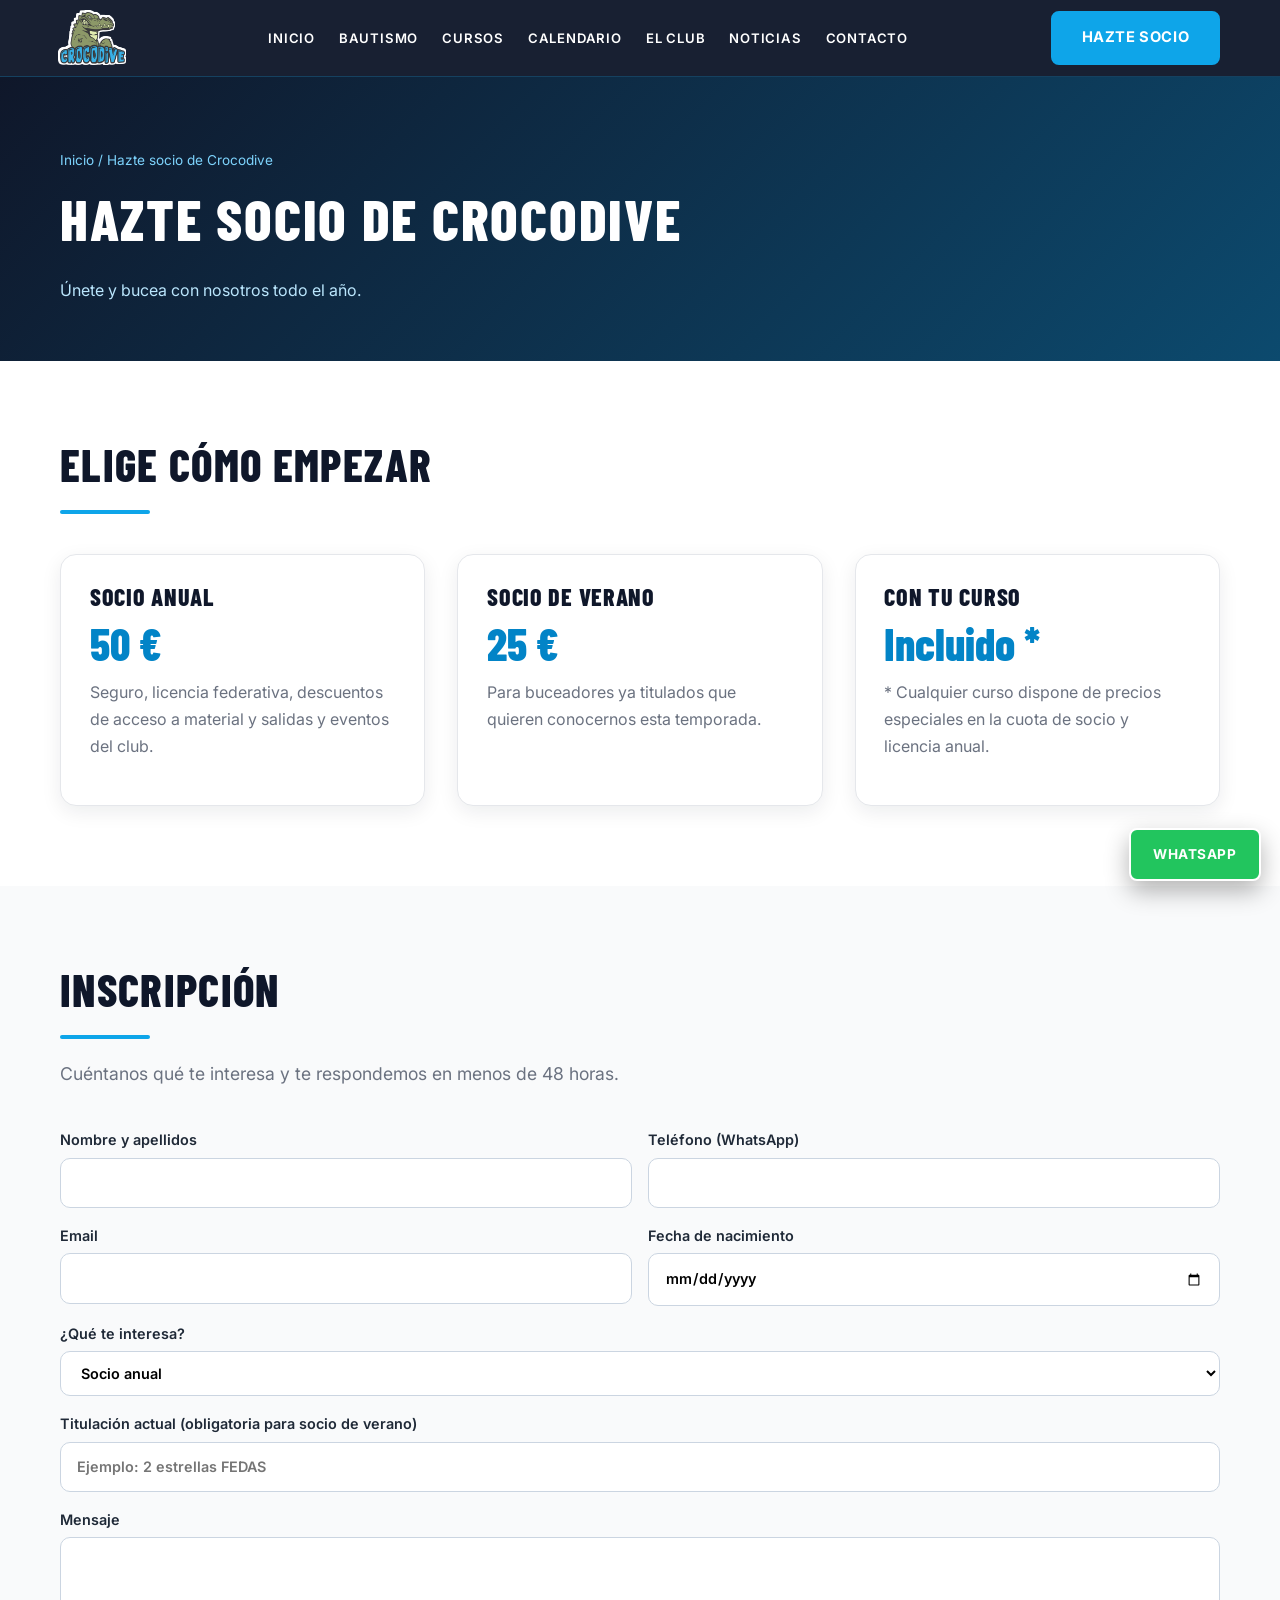
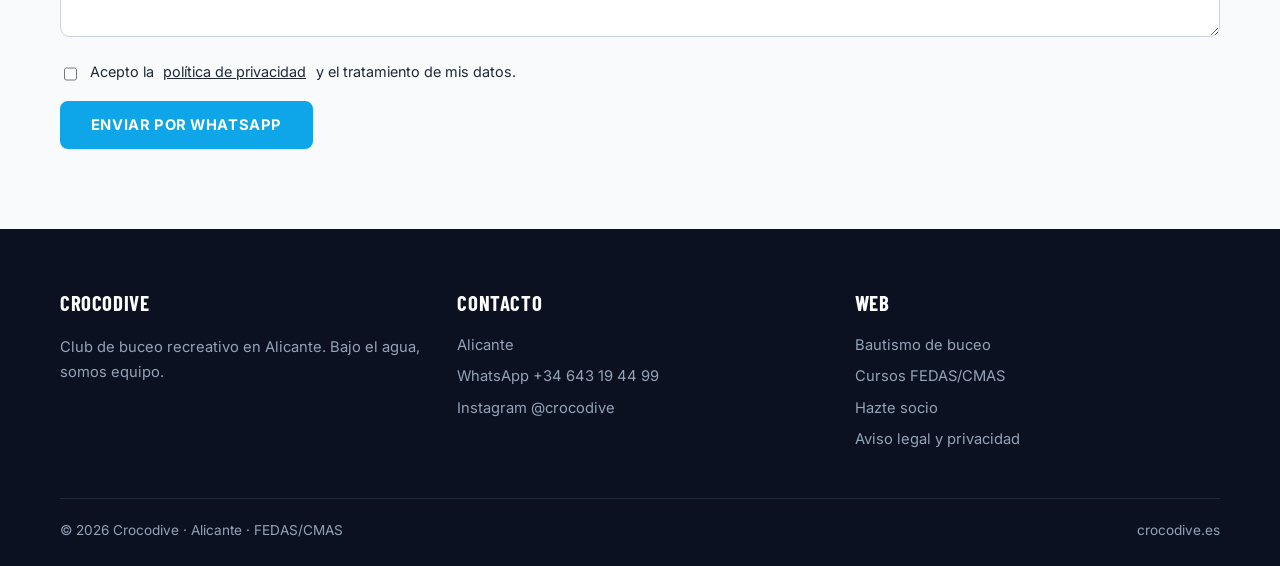
<file: hazte-socio.html>
<!DOCTYPE html>
<html lang="es">
<head>
    <meta charset="utf-8">
    <meta name="viewport" content="width=device-width,initial-scale=1">
    <title>Hazte socio | Club de buceo Crocodive Alicante</title>
    <meta name="description" content="Hazte socio de Crocodive: cuota anual de 50 €, socio de verano por 25 € y un año de socio incluido con cada curso. Inscríbete online.">
    <link rel="canonical" href="https://crocodive.es/hazte-socio.html">
    <meta property="og:type" content="website">
    <meta property="og:locale" content="es_ES">
    <meta property="og:site_name" content="Crocodive">
    <meta property="og:title" content="Hazte socio | Club de buceo Crocodive Alicante">
    <meta property="og:description" content="Hazte socio de Crocodive: cuota anual de 50 €, socio de verano por 25 € y un año de socio incluido con cada curso. Inscríbete online.">
    <meta property="og:url" content="https://crocodive.es/hazte-socio.html">
    <meta property="og:image" content="https://crocodive.es/img/og-image.jpg">
    <meta name="twitter:card" content="summary_large_image">
    <link rel="icon" type="image/png" href="img/favicon-192.png">
    <link rel="apple-touch-icon" href="img/apple-touch-icon.png">
    <link rel="preconnect" href="https://fonts.googleapis.com">
    <link rel="preconnect" href="https://fonts.gstatic.com" crossorigin>
    <link href="https://fonts.googleapis.com/css2?family=Inter:wght@300;400;600;800&display=swap" rel="stylesheet">
    <link rel="stylesheet" href="css/styles.css">
    <script type="application/ld+json">
    {
        "@context": "https://schema.org",
        "@type": "BreadcrumbList",
        "itemListElement": [
            {
                "@type": "ListItem",
                "position": 1,
                "name": "Inicio",
                "item": "https://crocodive.es/"
            },
            {
                "@type": "ListItem",
                "position": 2,
                "name": "Hazte socio",
                "item": "https://crocodive.es/hazte-socio.html"
            }
        ]
    }
    </script>
</head>
<body>
    <a class="wa" href="https://wa.me/34643194499?text=Hola,%20quiero%20información%20de%20Crocodive" target="_blank" rel="noopener">WhatsApp</a>

    <nav class="top" aria-label="Principal">
    <div class="w">
        <!-- Botón 3 rayas -->
        <button class="tg" aria-expanded="false" aria-controls="m" aria-label="Abrir menú">&#9776;</button>

        <!-- Logo -->
        <a class="logo" href="index.html" aria-label="Crocodive, inicio">
            <img src="img/logo.png" alt="Crocodive, club de buceo en Alicante" width="65" height="52">
        </a>

        <!-- Enlaces de navegación -->
        <div class="links" id="m">
            <a href="index.html">Inicio</a>
            <a href="bautismo-buceo-alicante.html">Bautismo</a>
            <a href="cursos-buceo-alicante.html">Cursos</a>
            <a href="calendario-salidas.html">Calendario</a>
            <a href="quienes-somos.html">El club</a>
            <a href="noticias.html">Noticias</a>
            <a href="contacto.html">Contacto</a>
        </div>

        <!-- Botón Hazte socio -->
        <a class="btn s cta-n" href="hazte-socio.html">Hazte socio</a>
    </div>
</nav>

    <header class="ph">
        <div class="w">
            <div class="cr"><a href="index.html">Inicio</a> / Hazte socio de Crocodive</div>
            <h1>Hazte socio de Crocodive</h1>
            <p>Únete y bucea con nosotros todo el año.</p>
        </div>
    </header>

    <main>
        <section class="sec wh">
            <div class="w">
                <h2>Elige cómo empezar</h2>
                <div class="bar"></div>
                <div style="margin-top:2.5rem;text-align:left">
                    <div class="g3">
                        <article class="card">
                            <div class="cb">
                                <h3>Socio anual</h3>
                                <div class="price">50 €</div>
                                <p>Seguro, licencia federativa, descuentos de acceso a material y salidas y eventos del club.</p>
                            </div>
                        </article>

                        <article class="card">
                            <div class="cb">
                                <h3>Socio de verano</h3>
                                <div class="price">25 €</div>
                                <p>Para buceadores ya titulados que quieren conocernos esta temporada.</p>
                            </div>
                        </article>

                        <article class="card">
                            <div class="cb">
                                <h3>Con tu curso</h3>
                                <div class="price">Incluido * </div>
                                <p>* Cualquier curso dispone de precios especiales en la cuota de socio y licencia anual.</p>
                            </div>
                        </article>
                    </div>
                </div>
            </div>
        </section>

        <section class="sec">
            <div class="w">
                <h2>Inscripción</h2>
                <div class="bar"></div>
                <p class="lead">Cuéntanos qué te interesa y te respondemos en menos de 48 horas.</p>
                <div style="margin-top:2.5rem;text-align:left">
                    <form data-wa>
                        <label>Nombre y apellidos
                            <input name="Nombre" required autocomplete="name">
                        </label>
                        <label>Teléfono (WhatsApp)
                            <input name="Teléfono" type="tel" required autocomplete="tel">
                        </label>
                        <label>Email
                            <input name="Email" type="email" required autocomplete="email">
                        </label>
                        <label>Fecha de nacimiento
                            <input name="Nacimiento" type="date">
                        </label>
                        <label class="f">¿Qué te interesa?
                            <select name="Interés">
                                <option>Socio anual</option>
                                <option>Socio de verano</option>
                                <option>Bautismo</option>
                                <option>Curso 1 estrella Caimán</option>
                                <option>Curso 2 estrellas Aligátor</option>
                                <option>Curso 3 estrellas Cocodrilo</option>
                                <option>Otras formaciones</option>
                                <option>Solo información</option>
                            </select>
                        </label>
                        <label class="f">Titulación actual (obligatoria para socio de verano)
                            <input name="Titulación" placeholder="Ejemplo: 2 estrellas FEDAS">
                        </label>
                        <label class="f">Mensaje
                            <textarea name="Mensaje" rows="3"></textarea>
                        </label>
                        <label class="chk f">
                            <input type="checkbox" required> Acepto la <a href="legal.html">política de privacidad</a> y el tratamiento de mis datos.
                        </label>
                        <div class="f">
                            <button class="btn" type="submit">Enviar por WhatsApp</button>
                            <span class="ok" role="status"></span>
                        </div>
                    </form>
                </div>
            </div>
        </section>
    </main>

    <footer>
        <div class="w">
            <div class="fg">
                <div>
                    <h4>Crocodive</h4>
                    <p>Club de buceo recreativo en Alicante. Bajo el agua, somos equipo.</p>
                </div>
                <div>
                    <h4>Contacto</h4>
                    <ul>
                        <li>Alicante</li>
                        <li><a href="https://wa.me/34643194499">WhatsApp +34 643 19 44 99</a></li>
                        <li><a href="https://www.instagram.com/crocodive/" rel="noopener">Instagram @crocodive</a></li>
                    </ul>
                </div>
                <div>
                    <h4>Web</h4>
                    <ul>
                        <li><a href="bautismo-buceo-alicante.html">Bautismo de buceo</a></li>
                        <li><a href="cursos-buceo-alicante.html">Cursos FEDAS/CMAS</a></li>
                        <li><a href="hazte-socio.html">Hazte socio</a></li>
                        <li><a href="legal.html">Aviso legal y privacidad</a></li>
                    </ul>
                </div>
            </div>
            <div class="fb">
                <span>© <span id="y">2026</span> Crocodive · Alicante · FEDAS/CMAS</span>
                <span>crocodive.es</span>
            </div>
        </div>
    </footer>
    <script src="js/main.js" defer></script>
</body>
</html>
</file>
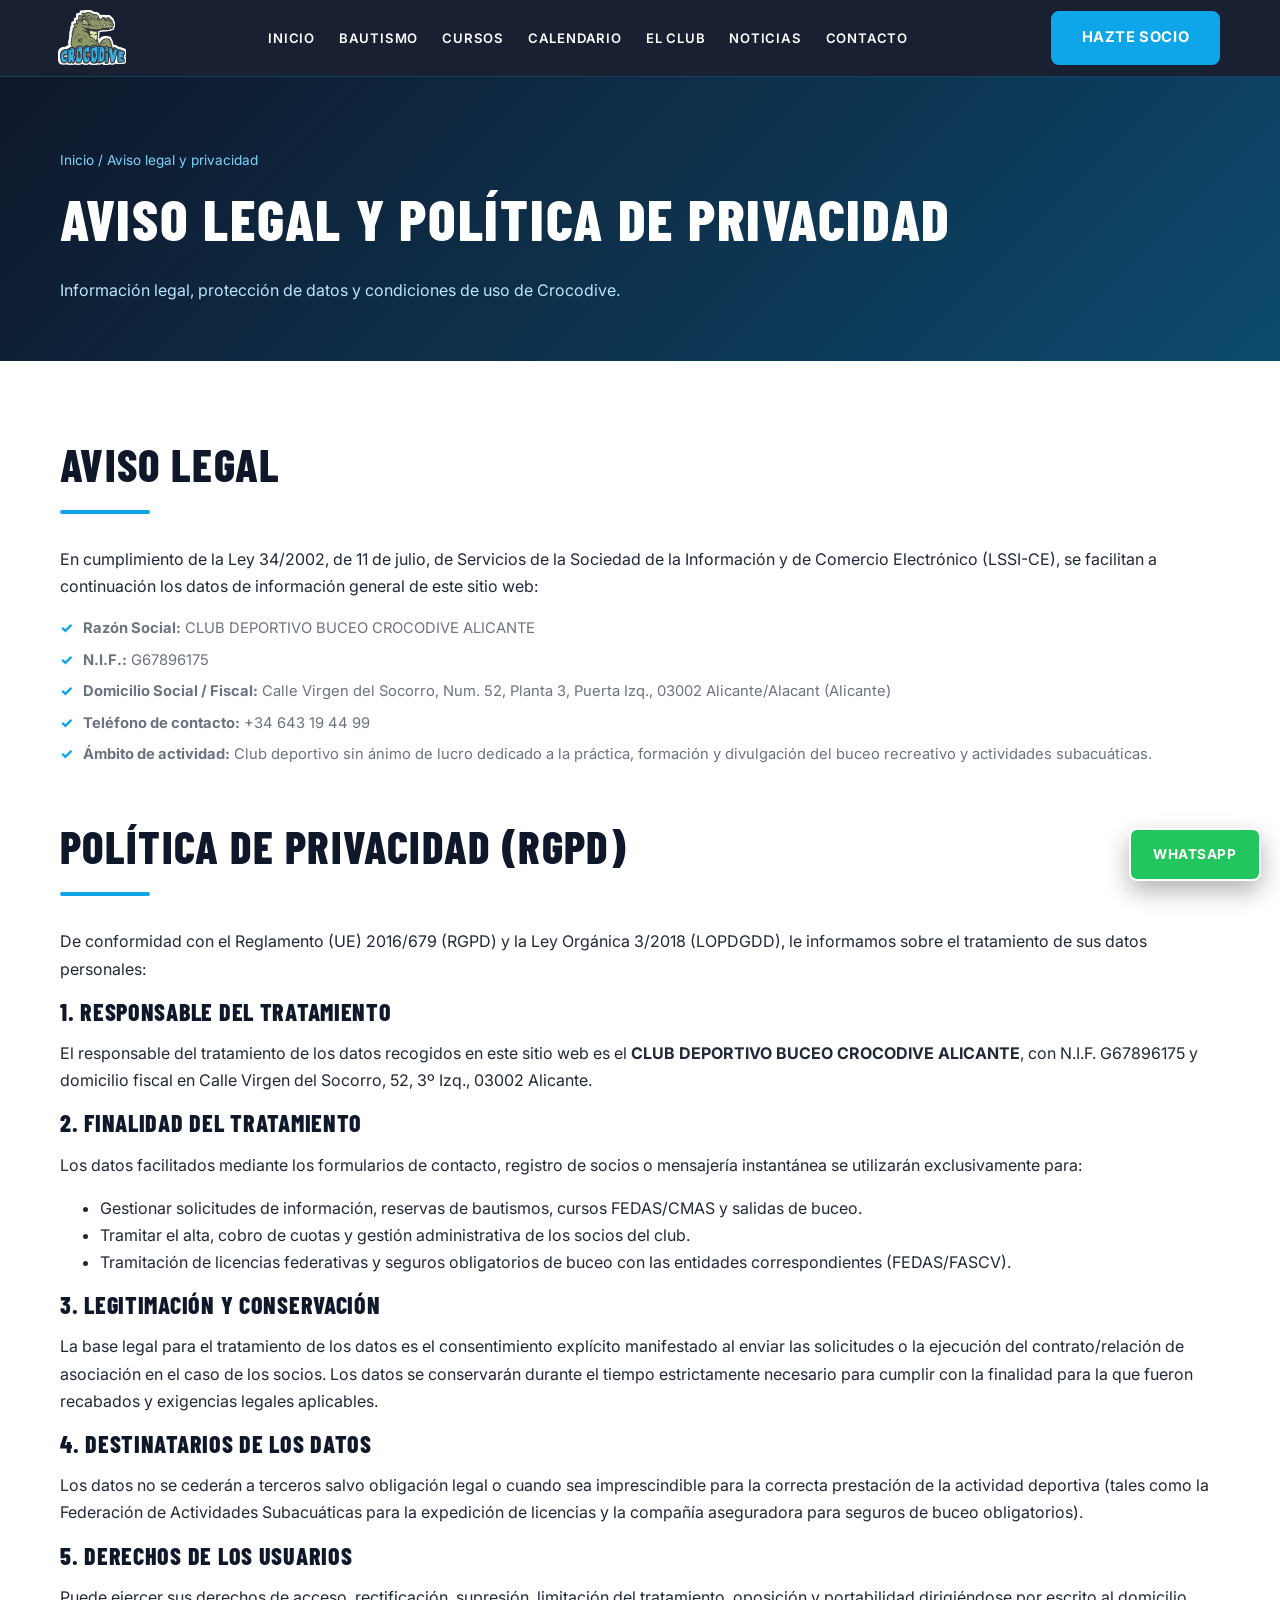
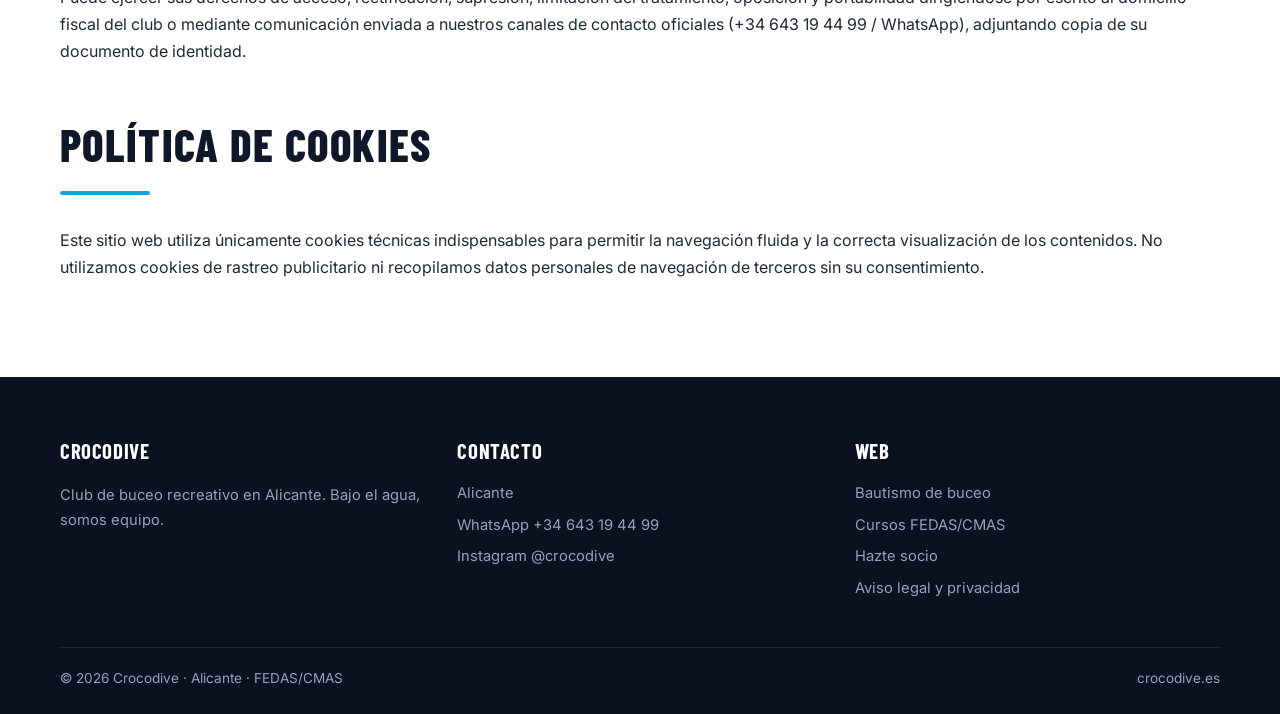
<file: legal.html>
<!DOCTYPE html>
<html lang="es">
<head>
    <meta charset="utf-8">
    <meta name="viewport" content="width=device-width,initial-scale=1">
    <title>Aviso legal y política de privacidad | Crocodive Alicante</title>
    <meta name="description" content="Aviso legal, información corporativa y política de privacidad del Club Deportivo Buceo Crocodive Alicante.">
    <link rel="canonical" href="https://crocodive.es/legal.html">
    <meta name="robots" content="index, follow">
    <meta property="og:type" content="website">
    <meta property="og:locale" content="es_ES">
    <meta property="og:site_name" content="Crocodive">
    <meta property="og:title" content="Aviso legal y política de privacidad | Crocodive Alicante">
    <meta property="og:description" content="Aviso legal, información corporativa y política de privacidad del Club Deportivo Buceo Crocodive Alicante.">
    <meta property="og:url" content="https://crocodive.es/legal.html">
    <meta property="og:image" content="https://crocodive.es/img/og-image.jpg">
    <meta name="twitter:card" content="summary_large_image">
    <link rel="icon" type="image/png" href="img/favicon-192.png">
    <link rel="apple-touch-icon" href="img/apple-touch-icon.png">
    <link rel="preconnect" href="https://fonts.googleapis.com">
    <link rel="preconnect" href="https://fonts.gstatic.com" crossorigin>
    <link href="https://fonts.googleapis.com/css2?family=Inter:wght@300;400;600;800&display=swap" rel="stylesheet">
    <link rel="stylesheet" href="css/styles.css">
    <script type="application/ld+json">
    {
        "@context": "https://schema.org",
        "@type": "BreadcrumbList",
        "itemListElement": [
            {
                "@type": "ListItem",
                "position": 1,
                "name": "Inicio",
                "item": "https://crocodive.es/"
            },
            {
                "@type": "ListItem",
                "position": 2,
                "name": "Aviso legal y privacidad",
                "item": "https://crocodive.es/legal.html"
            }
        ]
    }
    </script>
</head>
<body>
    <a class="wa" href="https://wa.me/34643194499?text=Hola,%20quiero%20información%20de%20Crocodive" target="_blank" rel="noopener">WhatsApp</a>

    <nav class="top" aria-label="Principal">
    <div class="w">
        <!-- Botón 3 rayas -->
        <button class="tg" aria-expanded="false" aria-controls="m" aria-label="Abrir menú">&#9776;</button>

        <!-- Logo -->
        <a class="logo" href="index.html" aria-label="Crocodive, inicio">
            <img src="img/logo.png" alt="Crocodive, club de buceo en Alicante" width="65" height="52">
        </a>

        <!-- Enlaces de navegación -->
        <div class="links" id="m">
            <a href="index.html">Inicio</a>
            <a href="bautismo-buceo-alicante.html">Bautismo</a>
            <a href="cursos-buceo-alicante.html">Cursos</a>
            <a href="calendario-salidas.html">Calendario</a>
            <a href="quienes-somos.html">El club</a>
            <a href="noticias.html">Noticias</a>
            <a href="contacto.html">Contacto</a>
        </div>

        <!-- Botón Hazte socio -->
        <a class="btn s cta-n" href="hazte-socio.html">Hazte socio</a>
    </div>
</nav>

    <header class="ph">
        <div class="w">
            <div class="cr"><a href="index.html">Inicio</a> / Aviso legal y privacidad</div>
            <h1>Aviso legal y política de privacidad</h1>
            <p>Información legal, protección de datos y condiciones de uso de Crocodive.</p>
        </div>
    </header>

    <main>
        <section class="sec wh">
            <div class="w">
                <h2>Aviso Legal</h2>
                <div class="bar"></div>
                <div style="margin-top:2rem;text-align:left">
                    <p>En cumplimiento de la Ley 34/2002, de 11 de julio, de Servicios de la Sociedad de la Información y de Comercio Electrónico (LSSI-CE), se facilitan a continuación los datos de información general de este sitio web:</p>
                    
                    <ul class="ck">
                        <li><b>Razón Social:</b> CLUB DEPORTIVO BUCEO CROCODIVE ALICANTE</li>
                        <li><b>N.I.F.:</b> G67896175</li>
                        <li><b>Domicilio Social / Fiscal:</b> Calle Virgen del Socorro, Num. 52, Planta 3, Puerta Izq., 03002 Alicante/Alacant (Alicante)</li>
                        <li><b>Teléfono de contacto:</b> +34 643 19 44 99</li>
                        <li><b>Ámbito de actividad:</b> Club deportivo sin ánimo de lucro dedicado a la práctica, formación y divulgación del buceo recreativo y actividades subacuáticas.</li>
                    </ul>
                </div>

                <h2 style="margin-top:3.5rem;">Política de Privacidad (RGPD)</h2>
                <div class="bar"></div>
                <div style="margin-top:2rem;text-align:left">
                    <p>De conformidad con el Reglamento (UE) 2016/679 (RGPD) y la Ley Orgánica 3/2018 (LOPDGDD), le informamos sobre el tratamiento de sus datos personales:</p>

                    <h3>1. Responsable del Tratamiento</h3>
                    <p>El responsable del tratamiento de los datos recogidos en este sitio web es el <b>CLUB DEPORTIVO BUCEO CROCODIVE ALICANTE</b>, con N.I.F. G67896175 y domicilio fiscal en Calle Virgen del Socorro, 52, 3º Izq., 03002 Alicante.</p>

                    <h3>2. Finalidad del Tratamiento</h3>
                    <p>Los datos facilitados mediante los formularios de contacto, registro de socios o mensajería instantánea se utilizarán exclusivamente para:</p>
                    <ul>
                        <li>Gestionar solicitudes de información, reservas de bautismos, cursos FEDAS/CMAS y salidas de buceo.</li>
                        <li>Tramitar el alta, cobro de cuotas y gestión administrativa de los socios del club.</li>
                        <li>Tramitación de licencias federativas y seguros obligatorios de buceo con las entidades correspondientes (FEDAS/FASCV).</li>
                    </ul>

                    <h3>3. Legitimación y Conservación</h3>
                    <p>La base legal para el tratamiento de los datos es el consentimiento explícito manifestado al enviar las solicitudes o la ejecución del contrato/relación de asociación en el caso de los socios. Los datos se conservarán durante el tiempo estrictamente necesario para cumplir con la finalidad para la que fueron recabados y exigencias legales aplicables.</p>

                    <h3>4. Destinatarios de los Datos</h3>
                    <p>Los datos no se cederán a terceros salvo obligación legal o cuando sea imprescindible para la correcta prestación de la actividad deportiva (tales como la Federación de Actividades Subacuáticas para la expedición de licencias y la compañía aseguradora para seguros de buceo obligatorios).</p>

                    <h3>5. Derechos de los Usuarios</h3>
                    <p>Puede ejercer sus derechos de acceso, rectificación, supresión, limitación del tratamiento, oposición y portabilidad dirigiéndose por escrito al domicilio fiscal del club o mediante comunicación enviada a nuestros canales de contacto oficiales (+34 643 19 44 99 / WhatsApp), adjuntando copia de su documento de identidad.</p>
                </div>

                <h2 style="margin-top:3.5rem;">Política de Cookies</h2>
                <div class="bar"></div>
                <div style="margin-top:2rem;text-align:left">
                    <p>Este sitio web utiliza únicamente cookies técnicas indispensables para permitir la navegación fluida y la correcta visualización de los contenidos. No utilizamos cookies de rastreo publicitario ni recopilamos datos personales de navegación de terceros sin su consentimiento.</p>
                </div>
            </div>
        </section>
    </main>

    <footer>
        <div class="w">
            <div class="fg">
                <div>
                    <h4>Crocodive</h4>
                    <p>Club de buceo recreativo en Alicante. Bajo el agua, somos equipo.</p>
                </div>
                <div>
                    <h4>Contacto</h4>
                    <ul>
                        <li>Alicante</li>
                        <li><a href="https://wa.me/34643194499">WhatsApp +34 643 19 44 99</a></li>
                        <li><a href="https://www.instagram.com/crocodive/" rel="noopener">Instagram @crocodive</a></li>
                    </ul>
                </div>
                <div>
                    <h4>Web</h4>
                    <ul>
                        <li><a href="bautismo-buceo-alicante.html">Bautismo de buceo</a></li>
                        <li><a href="cursos-buceo-alicante.html">Cursos FEDAS/CMAS</a></li>
                        <li><a href="hazte-socio.html">Hazte socio</a></li>
                        <li><a href="legal.html">Aviso legal y privacidad</a></li>
                    </ul>
                </div>
            </div>
            <div class="fb">
                <span>© <span id="y">2026</span> Crocodive · Alicante · FEDAS/CMAS</span>
                <span>crocodive.es</span>
            </div>
        </div>
    </footer>
    <script src="js/main.js" defer></script>
</body>
</html>
</file>
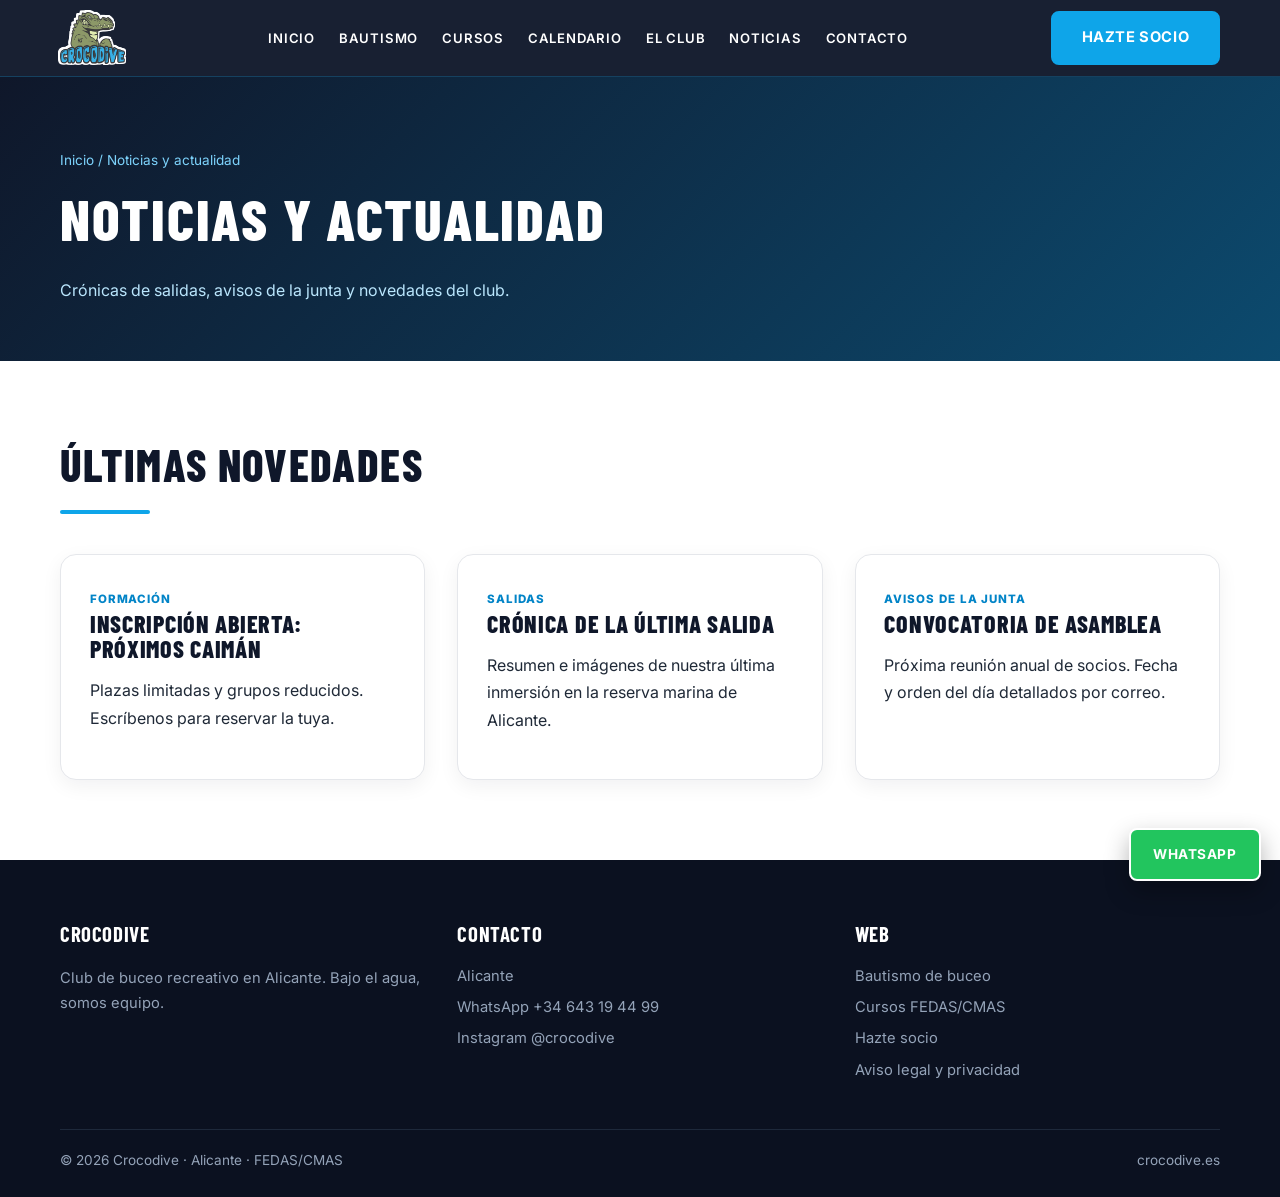
<file: noticias.html>
<!DOCTYPE html>
<html lang="es">
<head>
    <meta charset="utf-8">
    <meta name="viewport" content="width=device-width,initial-scale=1">
    <title>Noticias del club de buceo | Crocodive Alicante</title>
    <meta name="description" content="Noticias, crónicas de salidas y avisos de la junta del club de buceo Crocodive en Alicante.">
    <link rel="canonical" href="https://crocodive.es/noticias.html">
    <meta property="og:type" content="website">
    <meta property="og:locale" content="es_ES">
    <meta property="og:site_name" content="Crocodive">
    <meta property="og:title" content="Noticias del club de buceo | Crocodive Alicante">
    <meta property="og:description" content="Noticias, crónicas de salidas y avisos de la junta del club de buceo Crocodive en Alicante.">
    <meta property="og:url" content="https://crocodive.es/noticias.html">
    <meta property="og:image" content="https://crocodive.es/img/og-image.jpg">
    <meta name="twitter:card" content="summary_large_image">
    <link rel="icon" type="image/png" href="img/favicon-192.png">
    <link rel="apple-touch-icon" href="img/apple-touch-icon.png">
    <link rel="preconnect" href="https://fonts.googleapis.com">
    <link rel="preconnect" href="https://fonts.gstatic.com" crossorigin>
    <link href="https://fonts.googleapis.com/css2?family=Inter:wght@300;400;600;800&display=swap" rel="stylesheet">
    <link rel="stylesheet" href="css/styles.css">
    <script type="application/ld+json">
    {
        "@context": "https://schema.org",
        "@type": "BreadcrumbList",
        "itemListElement": [
            {
                "@type": "ListItem",
                "position": 1,
                "name": "Inicio",
                "item": "https://crocodive.es/"
            },
            {
                "@type": "ListItem",
                "position": 2,
                "name": "Noticias del club de buceo",
                "item": "https://crocodive.es/noticias.html"
            }
        ]
    }
    </script>
</head>
<body>
    <a class="wa" href="https://wa.me/34643194499?text=Hola,%20quiero%20información%20de%20Crocodive" target="_blank" rel="noopener">WhatsApp</a>

    <nav class="top" aria-label="Principal">
    <div class="w">
        <!-- Botón 3 rayas -->
        <button class="tg" aria-expanded="false" aria-controls="m" aria-label="Abrir menú">&#9776;</button>

        <!-- Logo -->
        <a class="logo" href="index.html" aria-label="Crocodive, inicio">
            <img src="img/logo.png" alt="Crocodive, club de buceo en Alicante" width="65" height="52">
        </a>

        <!-- Enlaces de navegación -->
        <div class="links" id="m">
            <a href="index.html">Inicio</a>
            <a href="bautismo-buceo-alicante.html">Bautismo</a>
            <a href="cursos-buceo-alicante.html">Cursos</a>
            <a href="calendario-salidas.html">Calendario</a>
            <a href="quienes-somos.html">El club</a>
            <a href="noticias.html">Noticias</a>
            <a href="contacto.html">Contacto</a>
        </div>

        <!-- Botón Hazte socio -->
        <a class="btn s cta-n" href="hazte-socio.html">Hazte socio</a>
    </div>
</nav>
    <header class="ph">
        <div class="w">
            <div class="cr"><a href="index.html">Inicio</a> / Noticias y actualidad</div>
            <h1>Noticias y actualidad</h1>
            <p>Crónicas de salidas, avisos de la junta y novedades del club.</p>
        </div>
    </header>

    <main>
        <section class="sec wh">
            <div class="w">
                <h2>Últimas novedades</h2>
                <div class="bar"></div>
                <div style="margin-top:2.5rem;text-align:left">
                    <div class="g3">
                        <article class="art">
                            <small>Formación</small>
                            <h3>Inscripción abierta: próximos Caimán</h3>
                            <p>Plazas limitadas y grupos reducidos. Escríbenos para reservar la tuya.</p>
                        </article>

                        <article class="art">
                            <small>Salidas</small>
                            <h3>Crónica de la última salida</h3>
                            <p>Resumen e imágenes de nuestra última inmersión en la reserva marina de Alicante.</p>
                        </article>

                        <article class="art">
                            <small>Avisos de la junta</small>
                            <h3>Convocatoria de asamblea</h3>
                            <p>Próxima reunión anual de socios. Fecha y orden del día detallados por correo.</p>
                        </article>
                    </div>
                </div>
            </div>
        </section>
    </main>

    <footer>
        <div class="w">
            <div class="fg">
                <div>
                    <h4>Crocodive</h4>
                    <p>Club de buceo recreativo en Alicante. Bajo el agua, somos equipo.</p>
                </div>
                <div>
                    <h4>Contacto</h4>
                    <ul>
                        <li>Alicante</li>
                        <li><a href="https://wa.me/34643194499">WhatsApp +34 643 19 44 99</a></li>
                        <li><a href="https://www.instagram.com/crocodive/" rel="noopener">Instagram @crocodive</a></li>
                    </ul>
                </div>
                <div>
                    <h4>Web</h4>
                    <ul>
                        <li><a href="bautismo-buceo-alicante.html">Bautismo de buceo</a></li>
                        <li><a href="cursos-buceo-alicante.html">Cursos FEDAS/CMAS</a></li>
                        <li><a href="hazte-socio.html">Hazte socio</a></li>
                        <li><a href="legal.html">Aviso legal y privacidad</a></li>
                    </ul>
                </div>
            </div>
            <div class="fb">
                <span>© <span id="y">2026</span> Crocodive · Alicante · FEDAS/CMAS</span>
                <span>crocodive.es</span>
            </div>
        </div>
    </footer>
    <script src="js/main.js" defer></script>
</body>
</html>
</file>
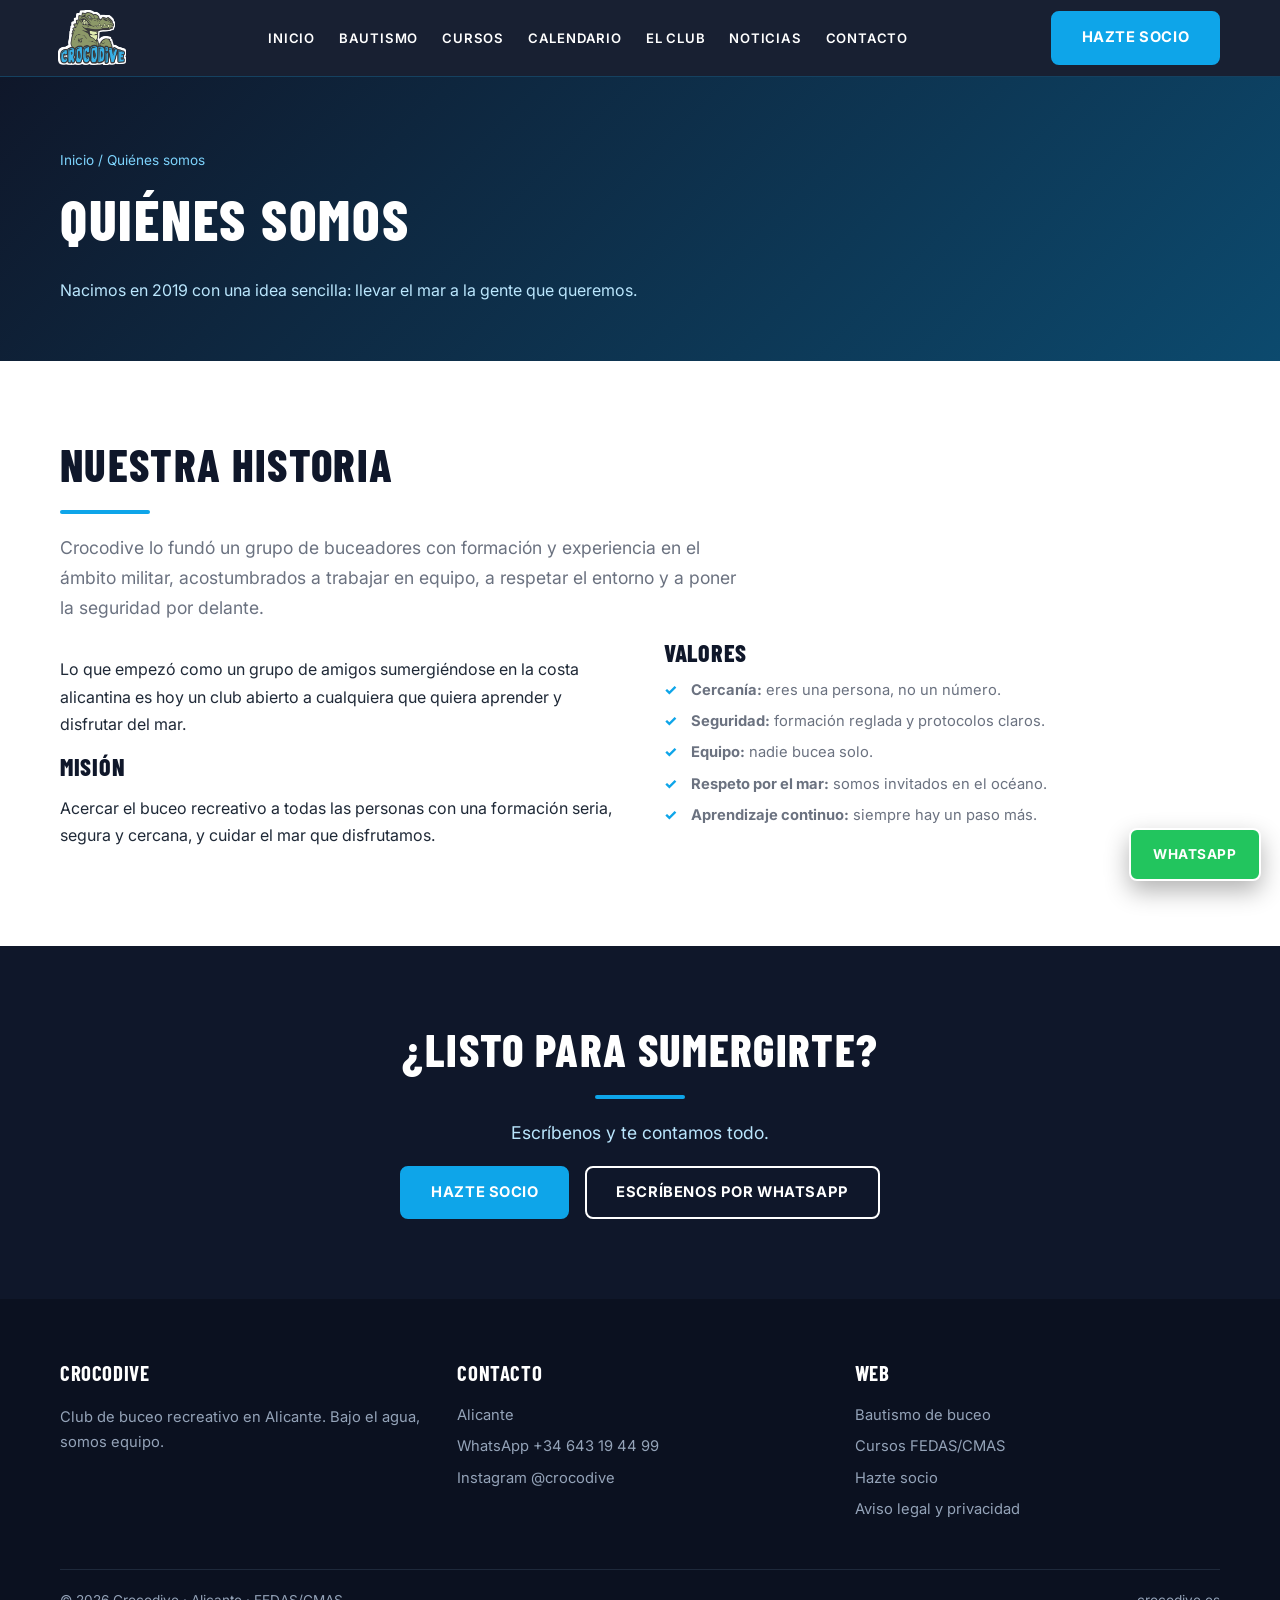
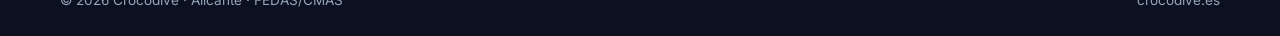
<file: quienes-somos.html>
<!DOCTYPE html>
<html lang="es">
<head>
    <meta charset="UTF-8">
    <meta name="viewport" content="width=device-width, initial-scale=1">

    <title>Quiénes somos | Club de buceo Crocodive Alicante</title>

    <meta
        name="description"
        content="Crocodive nació en 2019 en Alicante para acercar el buceo a amigos y familiares. Conoce nuestra historia, valores y junta directiva."
    >

    <link
        rel="canonical"
        href="https://crocodive.es/quienes-somos.html"
    >

    <!-- Open Graph -->
    <meta property="og:type" content="website">
    <meta property="og:locale" content="es_ES">
    <meta property="og:site_name" content="Crocodive">
    <meta
        property="og:title"
        content="Quiénes somos | Club de buceo Crocodive Alicante"
    >
    <meta
        property="og:description"
        content="Crocodive nació en 2019 en Alicante para acercar el buceo a amigos y familiares. Conoce nuestra historia, valores y junta directiva."
    >
    <meta
        property="og:url"
        content="https://crocodive.es/quienes-somos.html"
    >
    <meta
        property="og:image"
        content="https://crocodive.es/img/og-image.jpg"
    >

    <!-- Twitter Cards -->
    <meta name="twitter:card" content="summary_large_image">

    <!-- Iconos -->
    <link rel="icon" type="image/png" href="img/favicon-192.png">
    <link rel="apple-touch-icon" href="img/apple-touch-icon.png">

    <!-- Fuentes -->
    <link rel="preconnect" href="https://fonts.googleapis.com">
    <link
        rel="preconnect"
        href="https://fonts.gstatic.com"
        crossorigin
    >
    <link
        href="https://fonts.googleapis.com/css2?family=Inter:wght@300;400;600;800&display=swap"
        rel="stylesheet"
    >

    <!-- Hoja de estilos -->
    <link rel="stylesheet" href="css/styles.css">

    <!-- Datos estructurados: migas de pan -->
    <script type="application/ld+json">
    {
        "@context": "https://schema.org",
        "@type": "BreadcrumbList",
        "itemListElement": [
            {
                "@type": "ListItem",
                "position": 1,
                "name": "Inicio",
                "item": "https://crocodive.es/"
            },
            {
                "@type": "ListItem",
                "position": 2,
                "name": "Quiénes somos",
                "item": "https://crocodive.es/quienes-somos.html"
            }
        ]
    }
    </script>
</head>

<body>

    <!-- Enlace de contacto rápido -->
    <a
        class="wa"
        href="https://wa.me/34643194499?text=Hola,%20quiero%20información%20de%20Crocodive"
        target="_blank"
        rel="noopener noreferrer"
        aria-label="Contactar con Crocodive por WhatsApp"
    >
        WhatsApp
    </a>

    <!-- Navegación principal -->
    <nav class="top" aria-label="Principal">
    <div class="w">
        <!-- Botón 3 rayas -->
        <button class="tg" aria-expanded="false" aria-controls="m" aria-label="Abrir menú">&#9776;</button>

        <!-- Logo -->
        <a class="logo" href="index.html" aria-label="Crocodive, inicio">
            <img src="img/logo.png" alt="Crocodive, club de buceo en Alicante" width="65" height="52">
        </a>

        <!-- Enlaces de navegación -->
        <div class="links" id="m">
            <a href="index.html">Inicio</a>
            <a href="bautismo-buceo-alicante.html">Bautismo</a>
            <a href="cursos-buceo-alicante.html">Cursos</a>
            <a href="calendario-salidas.html">Calendario</a>
            <a href="quienes-somos.html">El club</a>
            <a href="noticias.html">Noticias</a>
            <a href="contacto.html">Contacto</a>
        </div>

        <!-- Botón Hazte socio -->
        <a class="btn s cta-n" href="hazte-socio.html">Hazte socio</a>
    </div>
</nav>

    <!-- Cabecera de página -->
    <header class="ph">
        <div class="w">

            <nav class="cr" aria-label="Migas de pan">
                <a href="index.html">Inicio</a>
                <span aria-hidden="true"> / </span>
                <span aria-current="page">Quiénes somos</span>
            </nav>

            <h1>Quiénes somos</h1>

            <p>
                Nacimos en 2019 con una idea sencilla:
                llevar el mar a la gente que queremos.
            </p>

        </div>
    </header>

    <!-- Contenido principal -->
    <main id="contenido-principal">

        <!-- Historia, misión y valores -->
        <section class="sec wh" aria-labelledby="historia-titulo">
            <div class="w">

                <h2 id="historia-titulo">Nuestra historia</h2>
                <div class="bar" aria-hidden="true"></div>

                <p class="lead">
                    Crocodive lo fundó un grupo de buceadores con
                    formación y experiencia en el ámbito militar,
                    acostumbrados a trabajar en equipo, a respetar
                    el entorno y a poner la seguridad por delante.
                </p>

                <div class="two">

                    <div>
                        <p>
                            Lo que empezó como un grupo de amigos
                            sumergiéndose en la costa alicantina es hoy
                            un club abierto a cualquiera que quiera
                            aprender y disfrutar del mar.
                        </p>

                        <h3>Misión</h3>

                        <p>
                            Acercar el buceo recreativo a todas las
                            personas con una formación seria, segura
                            y cercana, y cuidar el mar que disfrutamos.
                        </p>
                    </div>

                    <div>
                        <h3>Valores</h3>

                        <ul class="ck">
                            <li>
                                <strong>Cercanía:</strong>
                                eres una persona, no un número.
                            </li>
                            <li>
                                <strong>Seguridad:</strong>
                                formación reglada y protocolos claros.
                            </li>
                            <li>
                                <strong>Equipo:</strong>
                                nadie bucea solo.
                            </li>
                            <li>
                                <strong>Respeto por el mar:</strong>
                                somos invitados en el océano.
                            </li>
                            <li>
                                <strong>Aprendizaje continuo:</strong>
                                siempre hay un paso más.
                            </li>
                        </ul>
                    </div>

                </div>
            </div>
        </section>

        <!-- Junta directiva -->
       <!-- <section class="sec" aria-labelledby="junta-titulo">
            <div class="w">

                <h2 id="junta-titulo">Junta directiva</h2>
                <div class="bar" aria-hidden="true"></div>

                <p class="lead">
                    Las personas que hacen posible el club.
                </p>

                <div class="team">

                    <div>
                        <h3>Presidente/a</h3>
                        <span class="tbd">Nombre por añadir</span>
                    </div>

                    <div>
                        <h3>Vicepresidente/a</h3>
                        <span class="tbd">Nombre por añadir</span>
                    </div>

                    <div>
                        <h3>Secretario/a</h3>
                        <span class="tbd">Nombre por añadir</span>
                    </div>

                    <div>
                        <h3>Tesorero/a</h3>
                        <span class="tbd">Nombre por añadir</span>
                    </div>

                </div>
            </div>
    </section -->

        <!-- Llamada a la acción -->
        <section class="sec dk" aria-labelledby="cta-titulo">
            <div class="w ctr">

                <h2 id="cta-titulo">¿Listo para sumergirte?</h2>
                <div class="bar" aria-hidden="true"></div>

                <p class="lead">
                    Escríbenos y te contamos todo.
                </p>

                <div class="acts">
                    <a class="btn" href="hazte-socio.html">
                        Hazte socio
                    </a>

                    <a
                        class="btn g"
                        href="https://wa.me/34643194499?text=Hola,%20quiero%20información"
                        target="_blank"
                        rel="noopener noreferrer"
                    >
                        Escríbenos por WhatsApp
                    </a>
                </div>

            </div>
        </section>

    </main>

    <!-- Pie de página -->
    <footer>
        <div class="w">
            <div class="fg">
                <div>
                    <h4>Crocodive</h4>
                    <p>Club de buceo recreativo en Alicante. Bajo el agua, somos equipo.</p>
                </div>
                <div>
                    <h4>Contacto</h4>
                    <ul>
                        <li>Alicante</li>
                        <li><a href="https://wa.me/34643194499">WhatsApp +34 643 19 44 99</a></li>
                        <li><a href="https://www.instagram.com/crocodive/" rel="noopener">Instagram @crocodive</a></li>
                    </ul>
                </div>
                <div>
                    <h4>Web</h4>
                    <ul>
                        <li><a href="bautismo-buceo-alicante.html">Bautismo de buceo</a></li>
                        <li><a href="cursos-buceo-alicante.html">Cursos FEDAS/CMAS</a></li>
                        <li><a href="hazte-socio.html">Hazte socio</a></li>
                        <li><a href="legal.html">Aviso legal y privacidad</a></li>
                    </ul>
                </div>
            </div>
            <div class="fb">
                <span>© <span id="y">2026</span> Crocodive · Alicante · FEDAS/CMAS</span>
                <span>crocodive.es</span>
            </div>
        </div>
    </footer>
    <script src="js/main.js" defer></script>

    <!-- JavaScript -->
    <script src="js/main.js" defer></script>

</body>
</html>
</file>
<file: css/styles.css>
@import url('https://fonts.googleapis.com/css2?family=Barlow+Condensed:wght@700;800&family=Inter:wght@300;400;600;800&display=swap');

:root {
  --navy: #0f172a;
  --cy: #0ea5e9;
  --cyd: #0284c7;
  --bg: #f9fafb;
  --tx: #1f2937;
  --mut: #6b7280;
  --w: 1200px;
}

* {
  box-sizing: border-box;
}

html {
  scroll-behavior: smooth;
}

body {
  margin: 0;
  font: 400 1rem/1.7 Inter, system-ui, sans-serif;
  color: var(--tx);
  background: var(--bg);
  -webkit-font-smoothing: antialiased;
}

img {
  max-width: 100%;
  height: auto;
  display: block;
}

a {
  color: inherit;
}

/* Tipografía deportiva actual 2026 para encabezados */
h1, h2, h3 {
  font-family: 'Barlow Condensed', Inter, system-ui, sans-serif;
  line-height: 1.05;
  margin: 0 0 0.5em;
  font-weight: 800;
  color: var(--navy);
  text-transform: uppercase;
  letter-spacing: 0.03em;
}

h2 {
  font-size: clamp(2.1rem, 4.5vw, 2.8rem);
}

h3 {
  font-size: 1.5rem;
}

:focus-visible {
  outline: 3px solid var(--cy);
  outline-offset: 3px;
}

.w {
  max-width: var(--w);
  margin: 0 auto;
  padding: 0 1.25rem;
}

.sec {
  padding: 5rem 0;
}

.sec.dk {
  background: var(--navy);
  color: #e0f2fe;
}

.sec.dk h2, 
.sec.dk h3 {
  color: #fff;
}

.sec.wh {
  background: #fff;
}

.ctr {
  text-align: center;
}

.ctr .lead {
  margin-inline: auto;
}

.lead {
  max-width: 62ch;
  color: var(--mut);
  font-size: 1.1rem;
}

.dk .lead {
  color: #bae6fd;
}

.bar {
  width: 90px;
  height: 4px;
  border-radius: 99px;
  background: var(--cy);
  margin: 0 0 1.2rem;
}

.ctr .bar {
  margin-inline: auto;
}

/* Navegación */
nav.top {
  position: sticky;
  top: 0;
  z-index: 40;
  background: rgba(15, 23, 42, 0.96);
  backdrop-filter: blur(6px);
  border-bottom: 1px solid rgba(14, 165, 233, 0.25);
}

/* --- VISTA ORDENADOR (> 980px) --- */
nav.top .w {
  display: flex;
  align-items: center;
  justify-content: space-between;
  height: 76px;
  gap: 1.5rem;
}

.tg {
  display: none;
}

.logo {
  order: 1;
  flex-shrink: 0;
}

.logo img {
  height: 52px;
  width: auto;
  filter: drop-shadow(1.5px 0 0 #fff) drop-shadow(-1.5px 0 0 #fff) drop-shadow(0 1.5px 0 #fff) drop-shadow(0 -1.5px 0 #fff);
}

.links {
  order: 2;
  display: flex;
  gap: 1.5rem;
  font-weight: 600;
  font-size: 0.82rem;
  letter-spacing: 0.06em;
  text-transform: uppercase;
  color: #fff;
}

.links a {
  text-decoration: none;
  white-space: nowrap;
}

.links a:hover,
.links a[aria-current] {
  color: var(--cy);
}

.cta-n {
  order: 3;
  flex-shrink: 0;
  margin: 0;
}

/* --- VISTA MÓVIL (<= 980px) --- */
@media (max-width: 980px) {
  nav.top .w {
    display: grid;
    grid-template-columns: 1fr auto 1fr;
    align-items: center;
    height: 76px;
    gap: 0.5rem;
    position: relative;
  }

  .logo {
    order: 1;
    justify-self: start;
  }

  .logo img {
    height: 44px;
  }

  .cta-n {
    order: 2;
    justify-self: center;
    font-size: 0.8rem;
    padding: 0.4em 0.9em;
  }

  .tg {
    display: block;
    order: 3;
    justify-self: end;
    background: transparent;
    border: none;
    outline: none;
    box-shadow: none;
    color: #fff;
    padding: 0;
    font-size: 1.8rem;
    line-height: 1;
    cursor: pointer;
  }

  .links {
    display: none;
    position: absolute;
    top: 76px;
    left: 0;
    right: 0;
    flex-direction: column;
    background: var(--navy);
    padding: 1.2rem 1.5rem;
    gap: 1rem;
    border-bottom: 1px solid rgba(14, 165, 233, 0.25);
    z-index: 50;
  }

  .links.open {
    display: flex;
  }
}

/* Animación y aviso de rotación de pantalla en móviles */
@keyframes girarTelefono {
  0%, 15% {
    transform: rotate(0deg);
  }
  45%, 65% {
    transform: rotate(-90deg);
  }
  90%, 100% {
    transform: rotate(0deg);
  }
}

.rotate-notice {
  display: none;
  align-items: center;
  justify-content: center;
  gap: 0.75rem;
  background: rgba(14, 165, 233, 0.08);
  border: 1px solid rgba(14, 165, 233, 0.3);
  color: var(--navy);
  padding: 0.7rem 1rem;
  border-radius: 8px;
  margin-bottom: 1rem;
  font-size: 0.85rem;
  font-weight: 600;
}

.rotate-icon {
  display: inline-block;
  width: 18px;
  height: 30px;
  border: 2px solid var(--cy);
  border-radius: 4px;
  position: relative;
  animation: girarTelefono 2.6s cubic-bezier(0.4, 0, 0.2, 1) infinite;
  flex-shrink: 0;
}

.rotate-icon::after {
  content: '';
  position: absolute;
  top: 3px;
  left: 50%;
  transform: translateX(-50%);
  width: 4px;
  height: 2px;
  background: var(--cy);
  border-radius: 1px;
}

/* Se activa en cualquier dispositivo por debajo de 980px */
@media (max-width: 980px) {
  .rotate-notice {
    display: flex;
  }
}

/* Botones: Diseño Deportivo / Técnico 2026 */
.btn {
  display: inline-flex;
  align-items: center;
  justify-content: center;
  background: var(--cy);
  color: #fff;
  font-weight: 700;
  text-decoration: none;
  border: 2px solid var(--cy);
  border-radius: 8px;
  padding: 0.75rem 1.8rem;
  min-height: 48px;
  transition: all 0.2s cubic-bezier(0.4, 0, 0.2, 1);
  cursor: pointer;
  font-family: inherit;
  font-size: 0.92rem;
  letter-spacing: 0.04em;
  text-transform: uppercase;
  white-space: nowrap;
}

.btn:hover {
  background: var(--cyd);
  border-color: var(--cyd);
  transform: translateY(-2px);
  box-shadow: 0 8px 20px rgba(14, 165, 233, 0.35);
}

.btn.o {
  background: transparent;
  color: var(--cy);
}

.btn.o:hover {
  background: var(--cy);
  color: #fff;
}

.btn.g {
  background: transparent;
  border-color: #fff;
  color: #fff;
}

.btn.g:hover {
  background: #fff;
  color: var(--navy);
}

.btn.s {
  min-height: 48px;
  padding: 0.75rem 1.8rem;
  font-size: 0.92rem;
}

/* Componentes principales */
.hero {
  min-height: 88vh;
  display: flex;
  align-items: center;
  text-align: center;
  color: #fff;
  padding: 5rem 0;
  background: linear-gradient(rgba(15, 23, 42, 0.7), rgba(15, 23, 42, 0.45)), var(--hb) center/cover fixed #0b3a5c;
}

.hero h1 {
  font-size: clamp(2.8rem, 7vw, 5.2rem);
  color: #fff;
  text-shadow: 0 2px 12px rgba(0, 0, 0, 0.4);
}

.hero h1 em {
  color: var(--cy);
  font-style: normal;
}

.hero p {
  font-size: clamp(1.05rem, 2vw, 1.4rem);
  color: #e5e7eb;
  font-weight: 300;
  max-width: 46rem;
  margin: 0 auto 2.2rem;
}

.eb {
  color: var(--cy);
  font-weight: 800;
  letter-spacing: 0.2em;
  text-transform: uppercase;
  font-size: 0.85rem;
  display: block;
  margin-bottom: 1rem;
}

.acts {
  display: flex;
  flex-wrap: wrap;
  gap: 1rem;
  justify-content: center;
}

.ph {
  background: linear-gradient(135deg, var(--navy), #0c4a6e);
  color: #fff;
  padding: 4.5rem 0 3.5rem;
}

.ph h1 {
  color: #fff;
  font-size: clamp(2.2rem, 5.5vw, 3.6rem);
}

.ph p {
  color: #bae6fd;
  max-width: 60ch;
  margin: 0;
}

.cr {
  font-size: 0.85rem;
  color: #7dd3fc;
  margin-bottom: 1rem;
}

.cr a {
  text-decoration: none;
}

.strip {
  background: var(--cy);
  color: #fff;
  text-align: center;
  font-weight: 700;
  padding: 0.9rem 1rem;
  font-size: 0.95rem;
}

/* Grillas */
.g3 {
  display: grid;
  gap: 2rem;
  grid-template-columns: repeat(auto-fit, minmax(270px, 1fr));
}

.g4 {
  display: grid;
  gap: 1.2rem;
  grid-template-columns: repeat(auto-fit, minmax(200px, 1fr));
}

/* Tarjetas */
.card {
  background: #fff;
  border: 1px solid #e5e7eb;
  border-radius: 16px;
  overflow: hidden;
  box-shadow: 0 6px 20px rgba(15, 23, 42, 0.08);
  transition: 0.3s;
  display: flex;
  flex-direction: column;
}

.card:hover {
  transform: translateY(-8px);
  box-shadow: 0 20px 30px rgba(15, 23, 42, 0.14);
}

.card.feat {
  border: 2px solid var(--cy);
}

.ci {
  position: relative;
  width: 100%;
  aspect-ratio: 10/7;
  background: var(--navy);
}

.ci img {
  width: 100%;
  height: 100%;
  object-fit: cover;
  display: block;
}

.badge {
  position: absolute;
  left: 1rem;
  bottom: 1rem;
  background: var(--cy);
  color: #fff;
  font-size: 0.72rem;
  font-weight: 800;
  text-transform: uppercase;
  letter-spacing: 0.06em;
  padding: 0.3em 0.9em;
  border-radius: 6px;
}

.cb {
  padding: 1.8rem;
  display: flex;
  flex-direction: column;
  flex: 1;
}

.cb p {
  color: var(--mut);
  margin: 0 0 1rem;
}

.cb .btn {
  margin-top: auto;
  text-align: center;
}

.cb ul, .ck {
  list-style: none;
  padding: 0;
  margin: 0 0 1.5rem;
  font-size: 0.92rem;
  color: var(--mut);
}

.cb li::before, .ck li::before {
  content: "✓";
  color: var(--cy);
  font-weight: 800;
  margin-right: 0.6rem;
}

.ck li {
  margin-bottom: 0.4rem;
}

.price {
  font-family: 'Barlow Condensed', sans-serif;
  font-size: 2.8rem;
  font-weight: 800;
  color: var(--cyd);
  line-height: 1;
  margin-bottom: 0.8rem;
}

/* Tablas y elementos generales */
.fact {
  padding: 1.6rem;
  background: rgba(255, 255, 255, 0.06);
  border: 1px solid rgba(255, 255, 255, 0.12);
  border-radius: 16px;
  text-align: center;
}

.fact b {
  font-family: 'Barlow Condensed', sans-serif;
  display: block;
  font-size: 2.2rem;
  color: var(--cy);
  font-weight: 800;
}

.fact span {
  font-size: 0.8rem;
  text-transform: uppercase;
  letter-spacing: 0.06em;
  color: #cbd5e1;
  font-weight: 600;
}

.tw {
  overflow-x: auto;
  background: #fff;
  border-radius: 16px;
  box-shadow: 0 6px 20px rgba(15, 23, 42, 0.08);
  border: 1px solid #e5e7eb;
}

table {
  border-collapse: collapse;
  width: 100%;
  min-width: 660px;
}

th, td {
  padding: 1rem 1.2rem;
  text-align: left;
  border-bottom: 1px solid #e5e7eb;
}

th {
  background: var(--navy);
  color: #fff;
  font-size: 0.82rem;
  text-transform: uppercase;
  letter-spacing: 0.05em;
  font-family: 'Barlow Condensed', sans-serif;
}

tr:last-child td {
  border: 0;
}

.tbd {
  color: var(--mut);
  font-style: italic;
}

.two {
  display: grid;
  gap: 3rem;
  grid-template-columns: 1fr 1fr;
  align-items: start;
}

@media (max-width: 800px) {
  .two {
    grid-template-columns: 1fr;
  }
}

.team {
  display: grid;
  gap: 1rem;
  grid-template-columns: repeat(auto-fit, minmax(180px, 1fr));
}

.team div {
  background: #fff;
  border: 1px dashed #94a3b8;
  border-radius: 16px;
  padding: 1.2rem;
  text-align: center;
}

.team b {
  display: block;
  color: var(--navy);
}

/* Formularios y FAQ */
form {
  display: grid;
  gap: 1rem;
  grid-template-columns: 1fr 1fr;
}

form .f {
  grid-column: 1 / -1;
}

@media (max-width: 640px) {
  form {
    grid-template-columns: 1fr;
  }
}

label {
  font-weight: 600;
  font-size: 0.9rem;
  display: block;
}

input, select, textarea {
  width: 100%;
  font: inherit;
  padding: 0.75rem 1rem;
  border: 1.5px solid #cbd5e1;
  border-radius: 10px;
  background: #fff;
  margin-top: 0.3rem;
}

input:focus, select:focus, textarea:focus {
  border-color: var(--cy);
  outline: 0;
  box-shadow: 0 0 0 3px rgba(14, 165, 233, 0.25);
}

.chk {
  display: flex;
  gap: 0.6rem;
  font-weight: 400;
}

.chk input {
  width: auto;
  margin-top: 0.4rem;
}

details {
  background: #fff;
  border: 1px solid #e5e7eb;
  border-radius: 12px;
  padding: 1rem 1.3rem;
  margin-bottom: 0.8rem;
}

summary {
  font-weight: 700;
  cursor: pointer;
  color: var(--navy);
}

details p {
  margin: 0.6rem 0 0;
  color: var(--mut);
}

/* Sección de Patrocinadores (Logos) */
.lg {
  display: grid;
  gap: 2rem;
  grid-template-columns: repeat(auto-fit, minmax(140px, 1fr));
  align-items: center;
  justify-items: center;
}

.lg div {
  height: 80px;
  width: 100%;
  display: flex;
  align-items: center;
  justify-content: center;
}

.lg a {
  display: flex;
  align-items: center;
  justify-content: center;
  width: 100%;
  height: 100%;
}

.lg img {
  max-width: 100%;
  max-height: 100%;
  width: auto;
  height: auto;
  object-fit: contain;
  display: block;
  transition: transform 0.2s ease;
}

.lg a:hover img {
  transform: scale(1.05);
}

@media (max-width: 640px) {
  .lg {
    grid-template-columns: repeat(3, 1fr);
    gap: 1rem;
  }
  
  .lg div {
    height: 55px;
  }
}

.map {
  border-radius: 16px;
  overflow: hidden;
  box-shadow: 0 6px 20px rgba(15, 23, 42, 0.15);
  min-height: 340px;
}

.map iframe {
  width: 100%;
  height: 100%;
  min-height: 340px;
  border: 0;
  display: block;
}

.art {
  background: #fff;
  border: 1px solid #e5e7eb;
  border-radius: 16px;
  padding: 1.8rem;
  box-shadow: 0 6px 20px rgba(15, 23, 42, 0.06);
}

.art small {
  color: var(--cyd);
  font-weight: 800;
  text-transform: uppercase;
  font-size: 0.72rem;
  letter-spacing: 0.08em;
}

/* Pie de página y flotantes */
footer {
  background: #0b1120;
  color: #94a3b8;
  padding: 3.5rem 0 1.5rem;
  font-size: 0.92rem;
}

footer h4 {
  font-family: 'Barlow Condensed', sans-serif;
  color: #fff;
  font-size: 1.3rem;
  letter-spacing: 0.03em;
  text-transform: uppercase;
  margin: 0 0 0.8rem;
}

footer a {
  text-decoration: none;
}

footer a:hover {
  color: #fff;
}

footer ul {
  list-style: none;
  padding: 0;
  margin: 0;
}

footer li {
  margin-bottom: 0.4rem;
}

.fg {
  display: grid;
  gap: 2rem;
  grid-template-columns: repeat(auto-fit, minmax(210px, 1fr));
}

.fb {
  margin-top: 2.5rem;
  padding-top: 1.2rem;
  border-top: 1px solid #1e293b;
  display: flex;
  flex-wrap: wrap;
  justify-content: space-between;
  gap: 1rem;
  font-size: 0.85rem;
}

/* Botón flotante de WhatsApp */
.wa {
  position: fixed;
  right: 1.2rem;
  bottom: 1.2rem;
  z-index: 50;
  background: #22c55e;
  color: #fff;
  font-weight: 700;
  text-decoration: none;
  padding: 0.8rem 1.4rem;
  border-radius: 8px;
  border: 2px solid #fff;
  box-shadow: 0 10px 25px rgba(0, 0, 0, 0.3);
  transition: 0.2s;
  display: inline-flex;
  align-items: center;
  justify-content: center;
  min-height: 48px;
  text-transform: uppercase;
  font-size: 0.85rem;
  letter-spacing: 0.04em;
}

.wa:hover {
  background: #16a34a;
  transform: translateY(-2px);
}

@media (max-width: 768px) {
  .hero {
    background-attachment: scroll;
  }
}

@media (prefers-reduced-motion: reduce) {
  * {
    transition: none !important;
    scroll-behavior: auto !important;
  }
}
</file>
